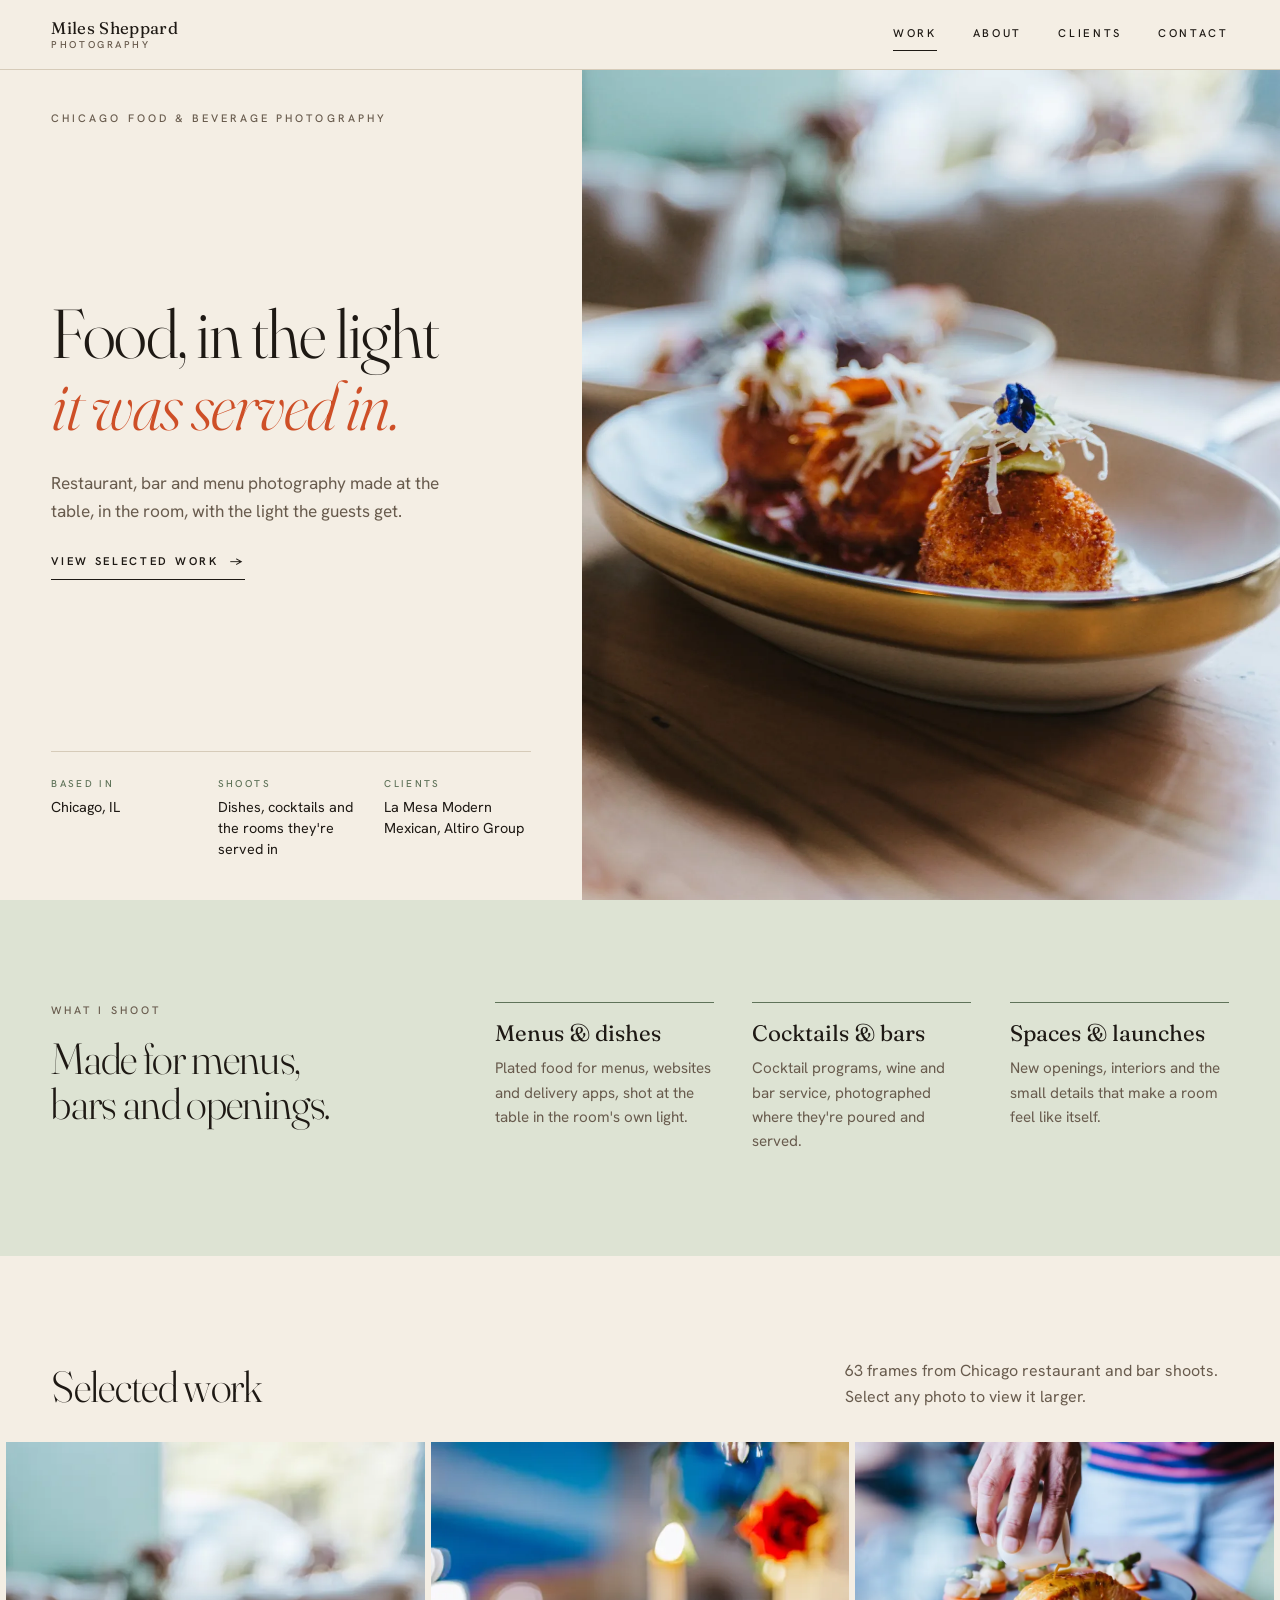
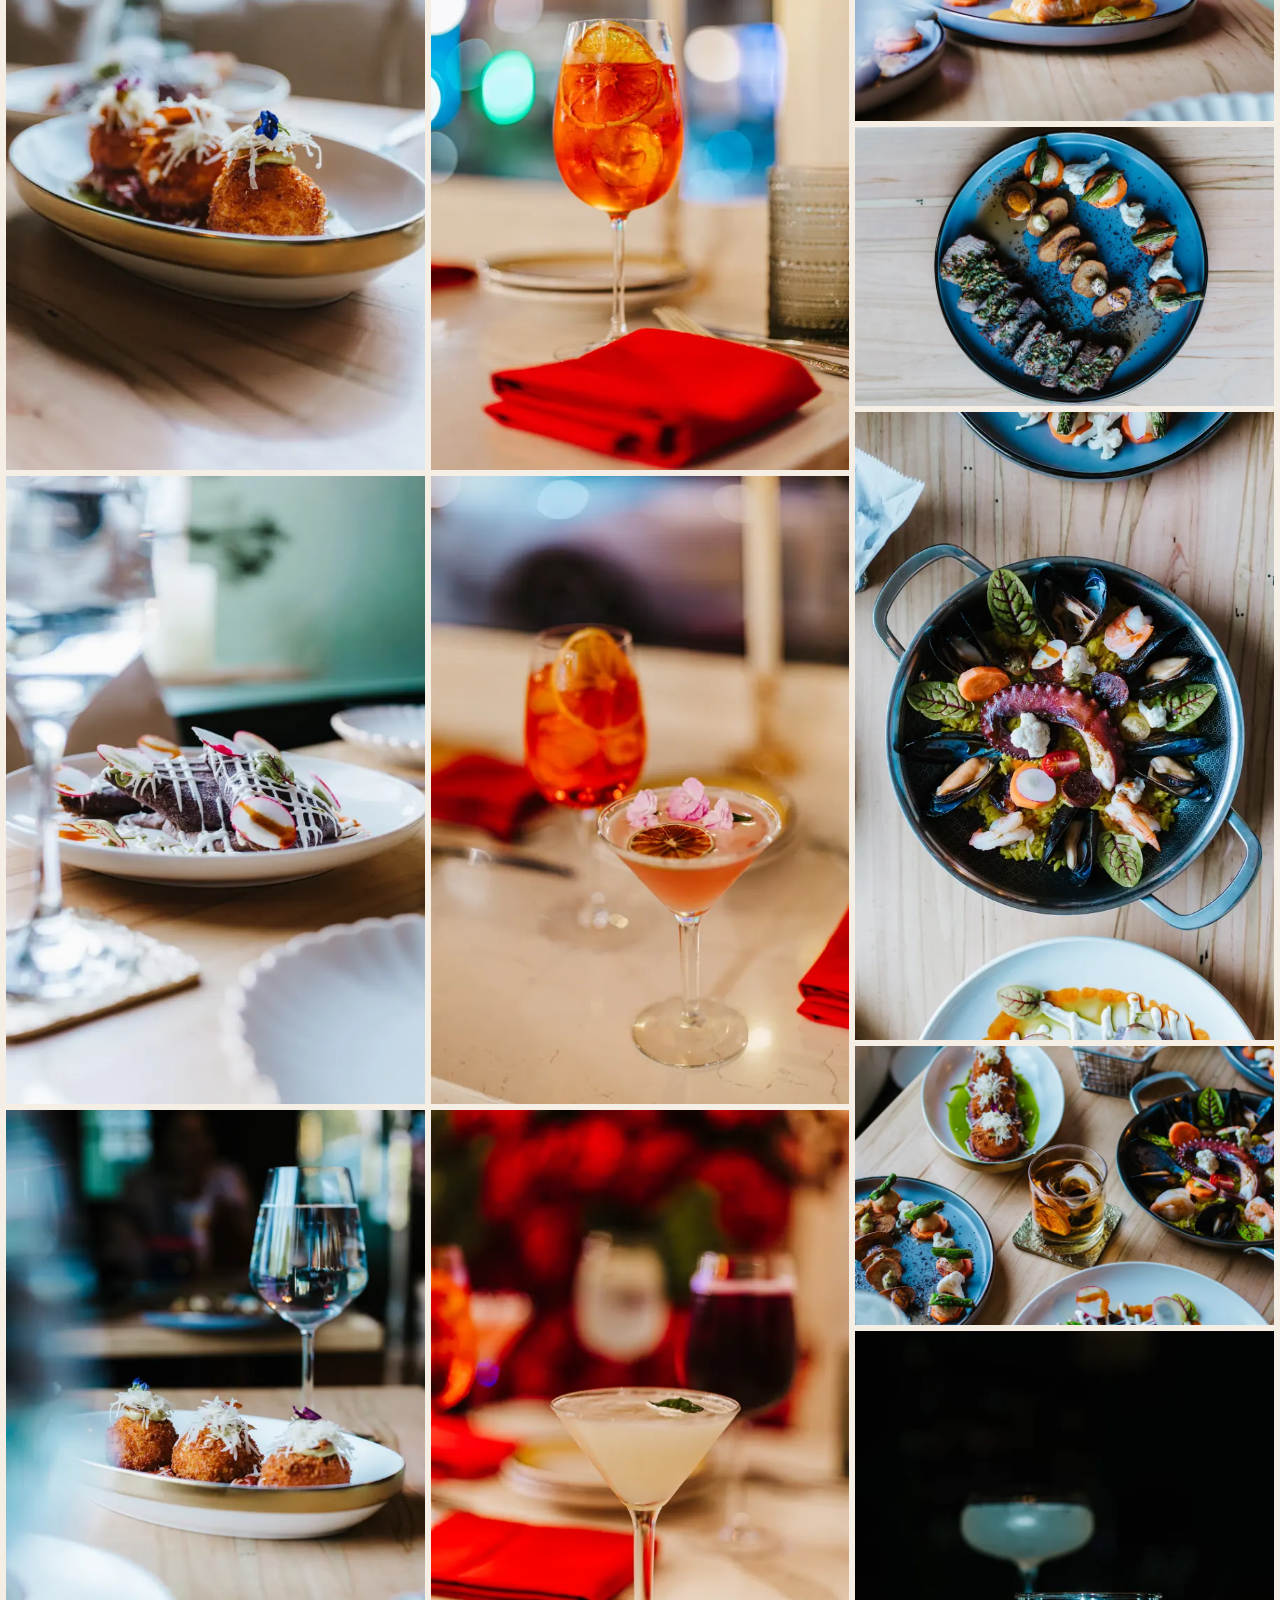
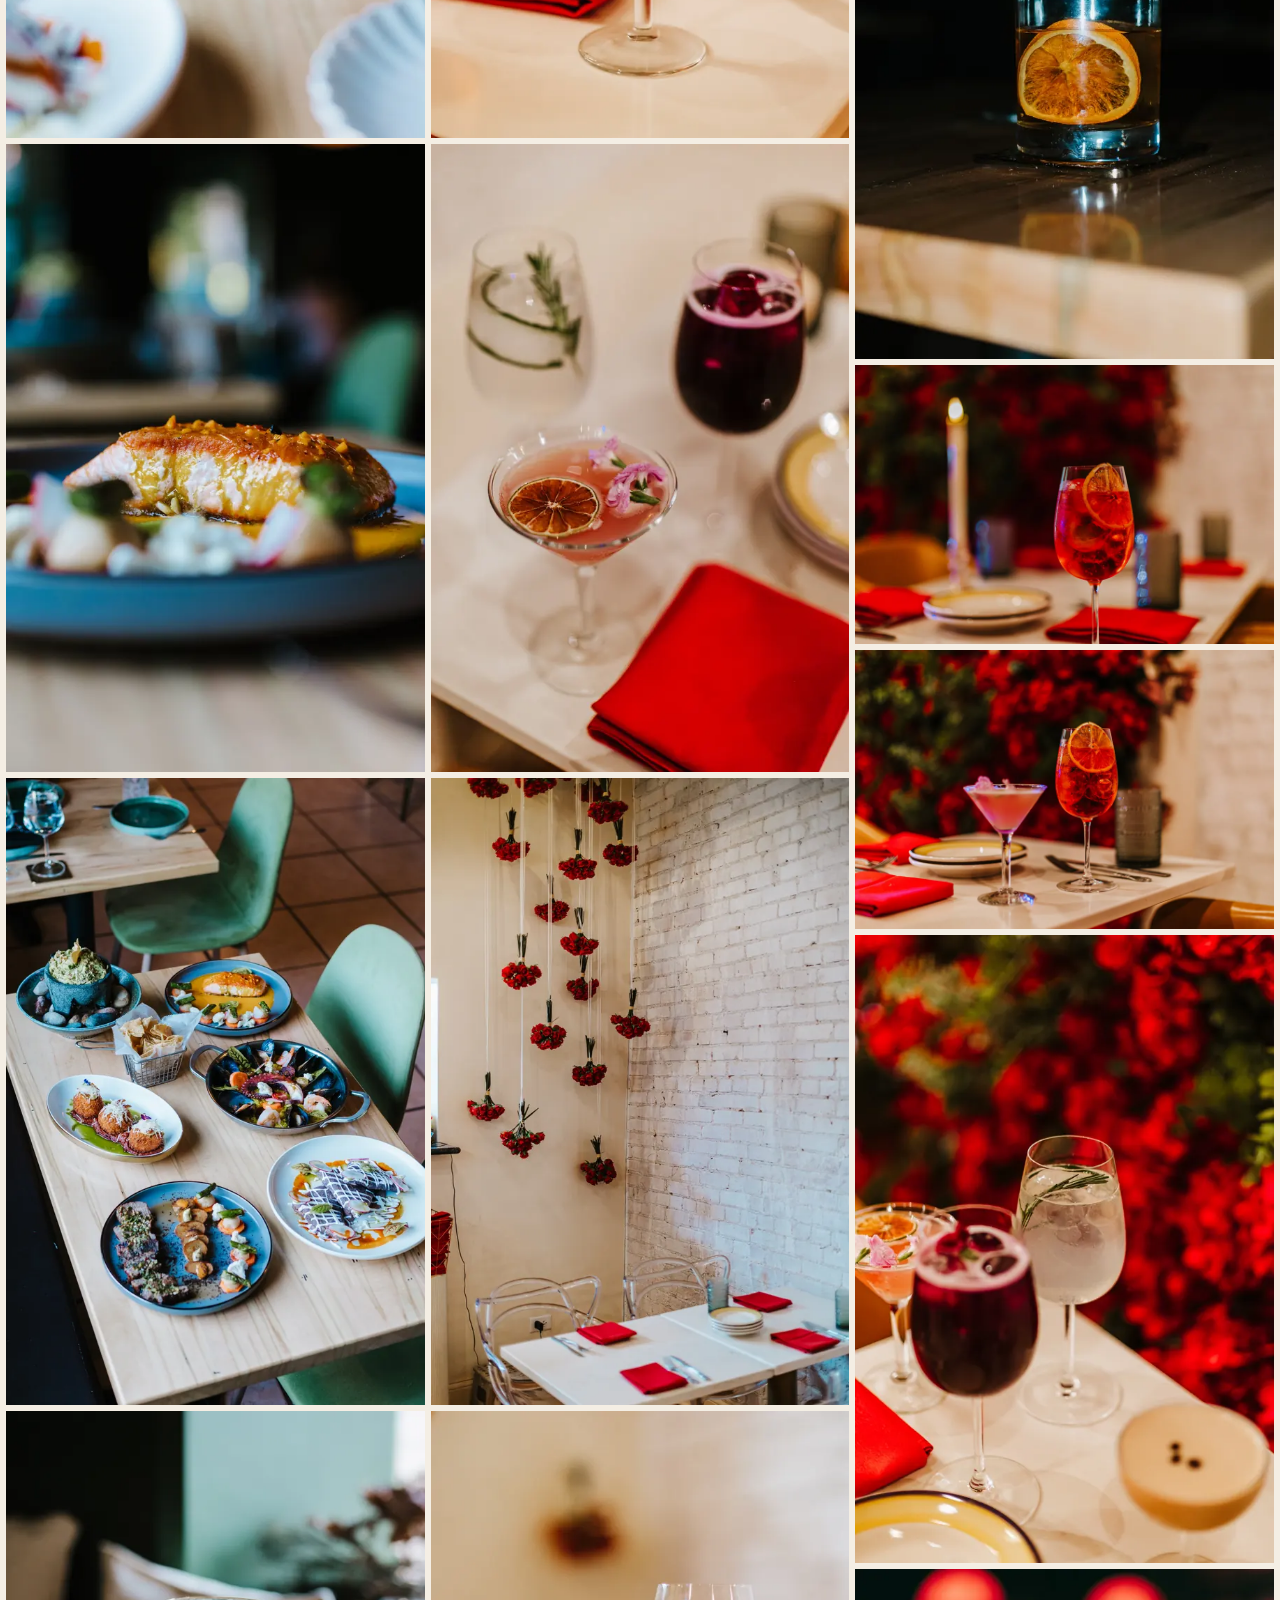
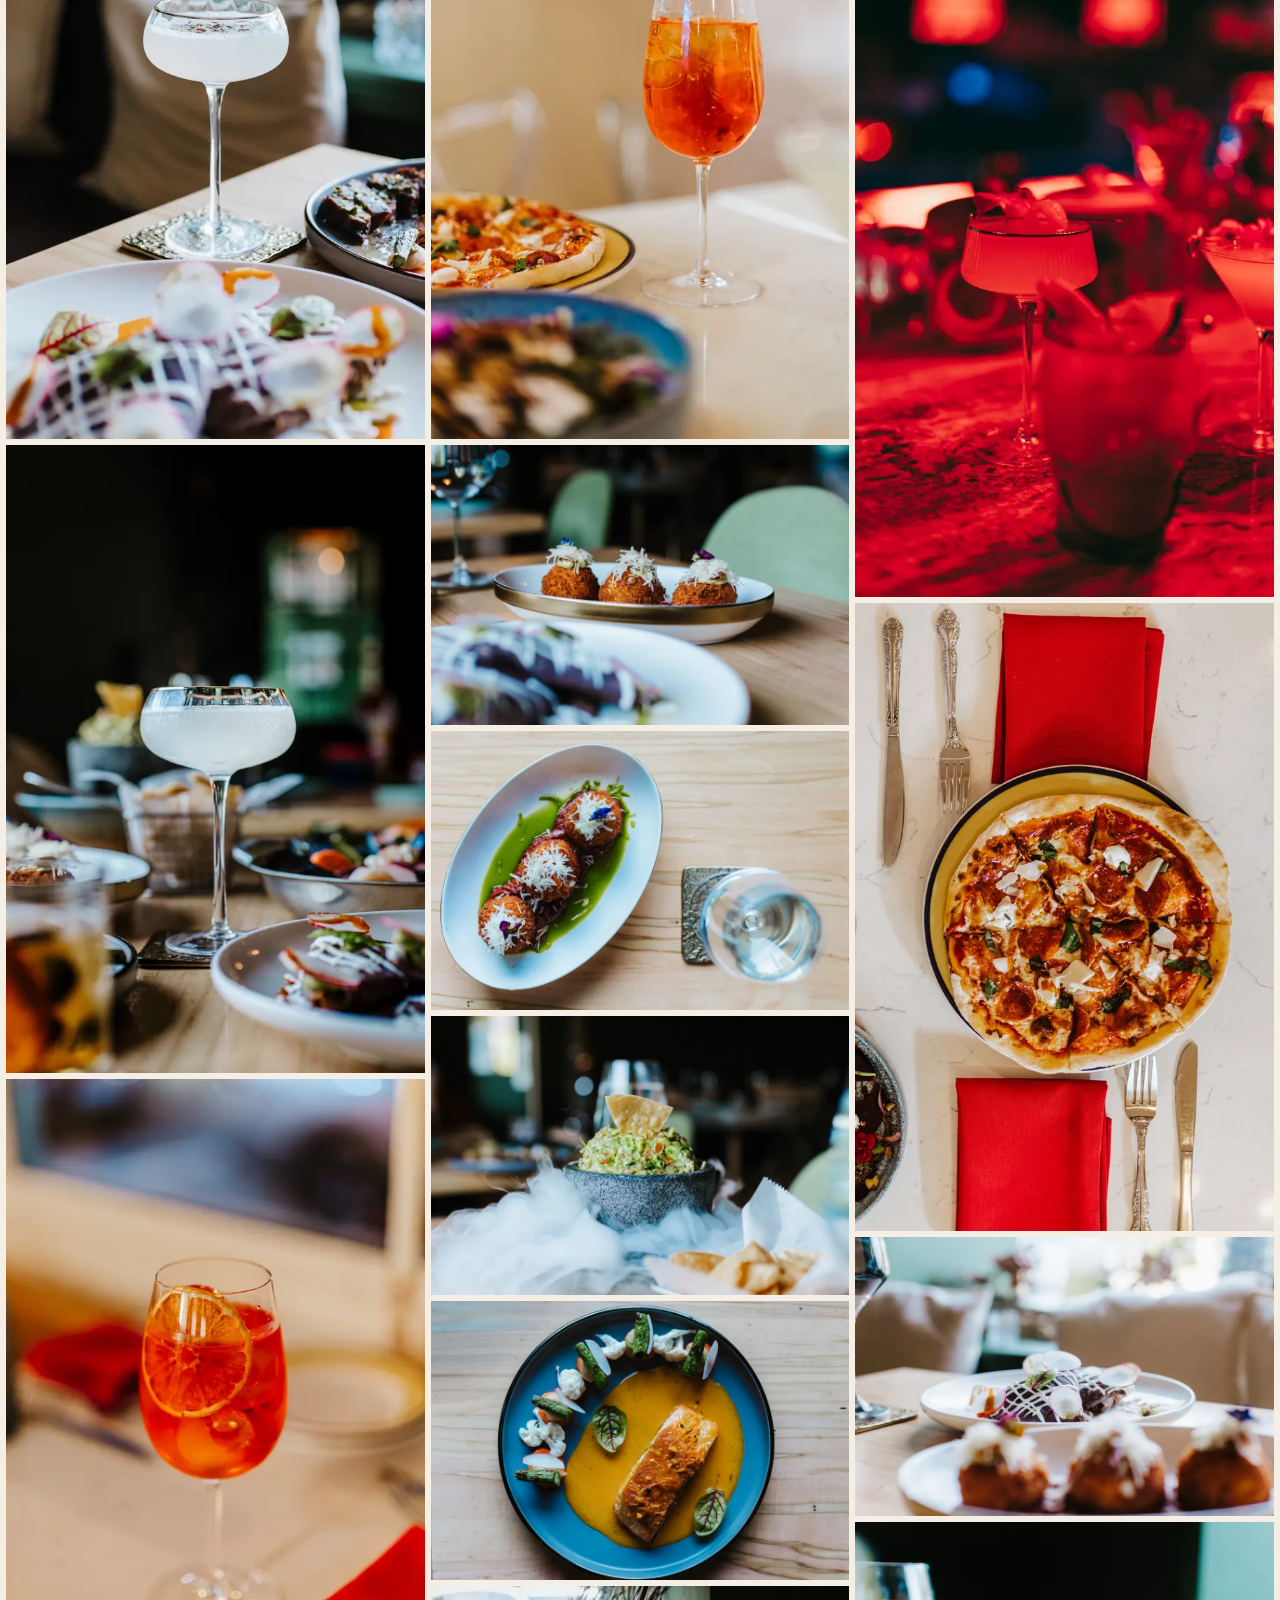
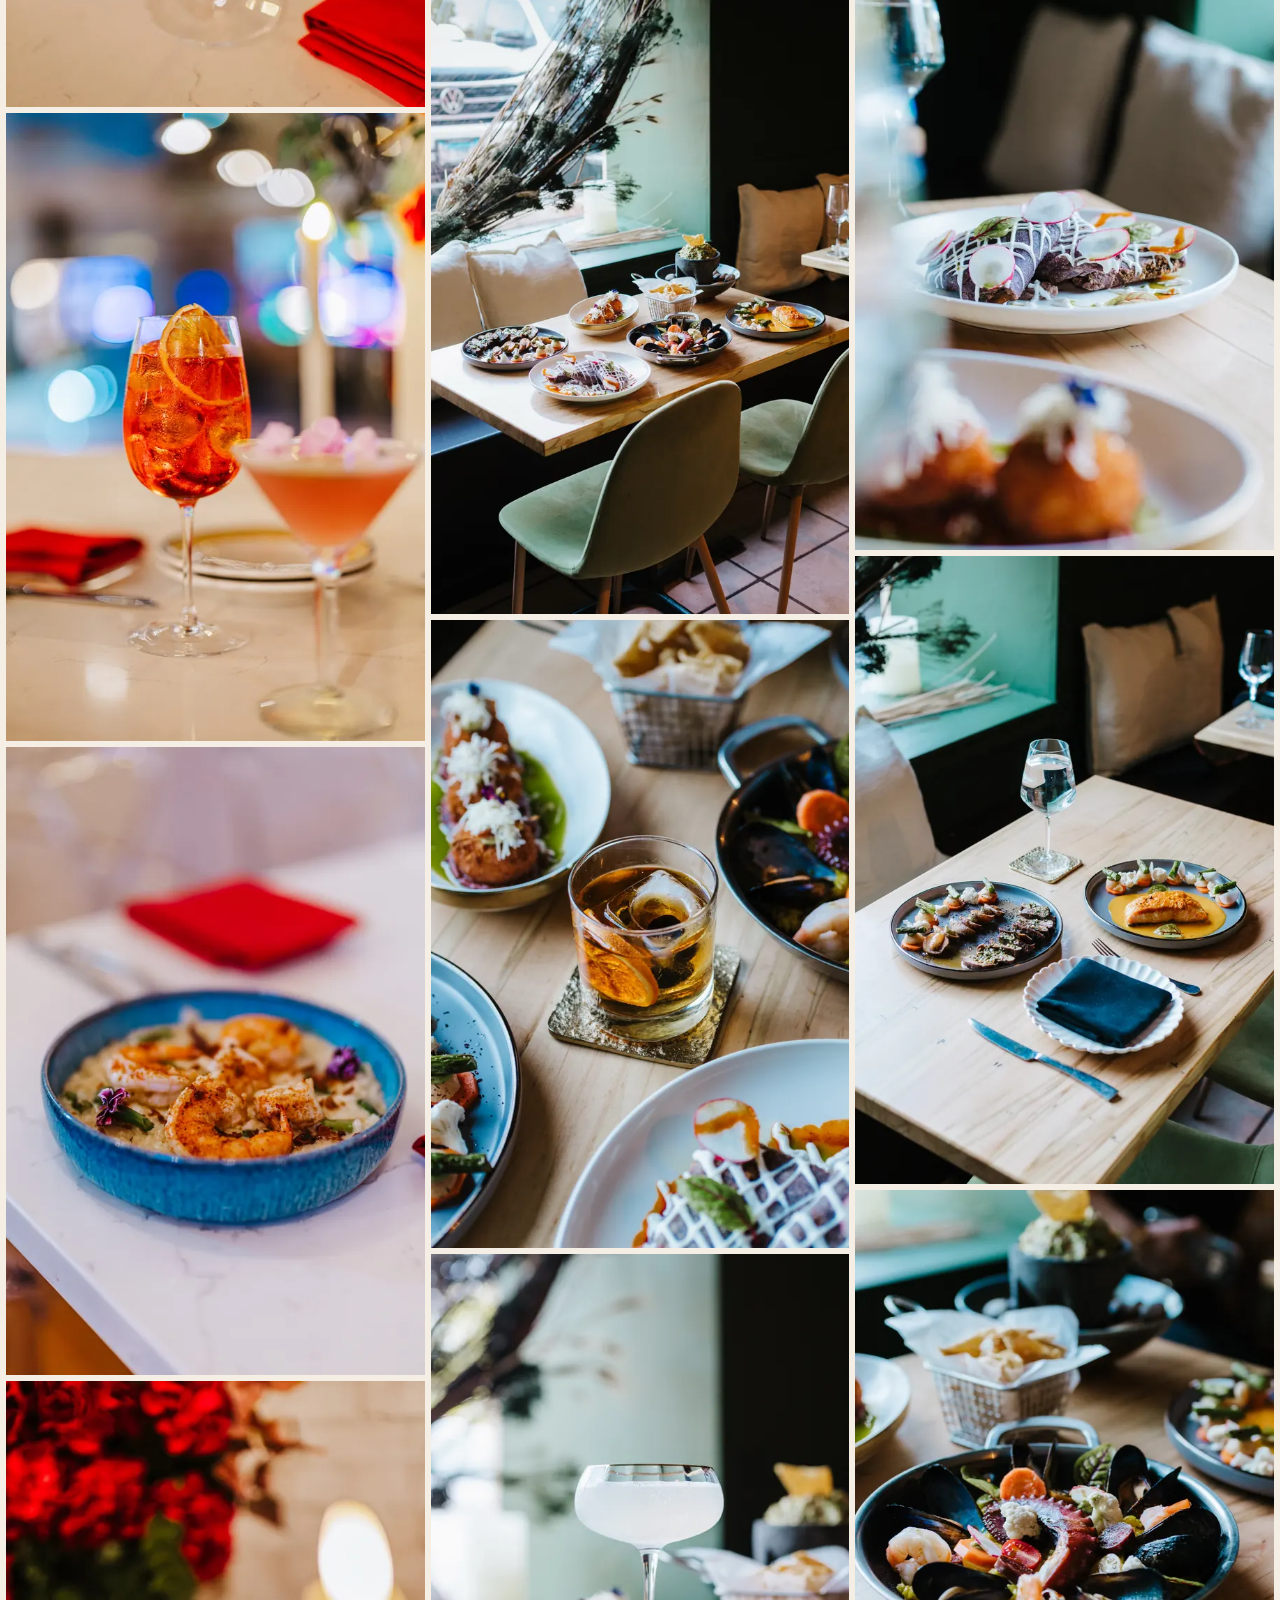
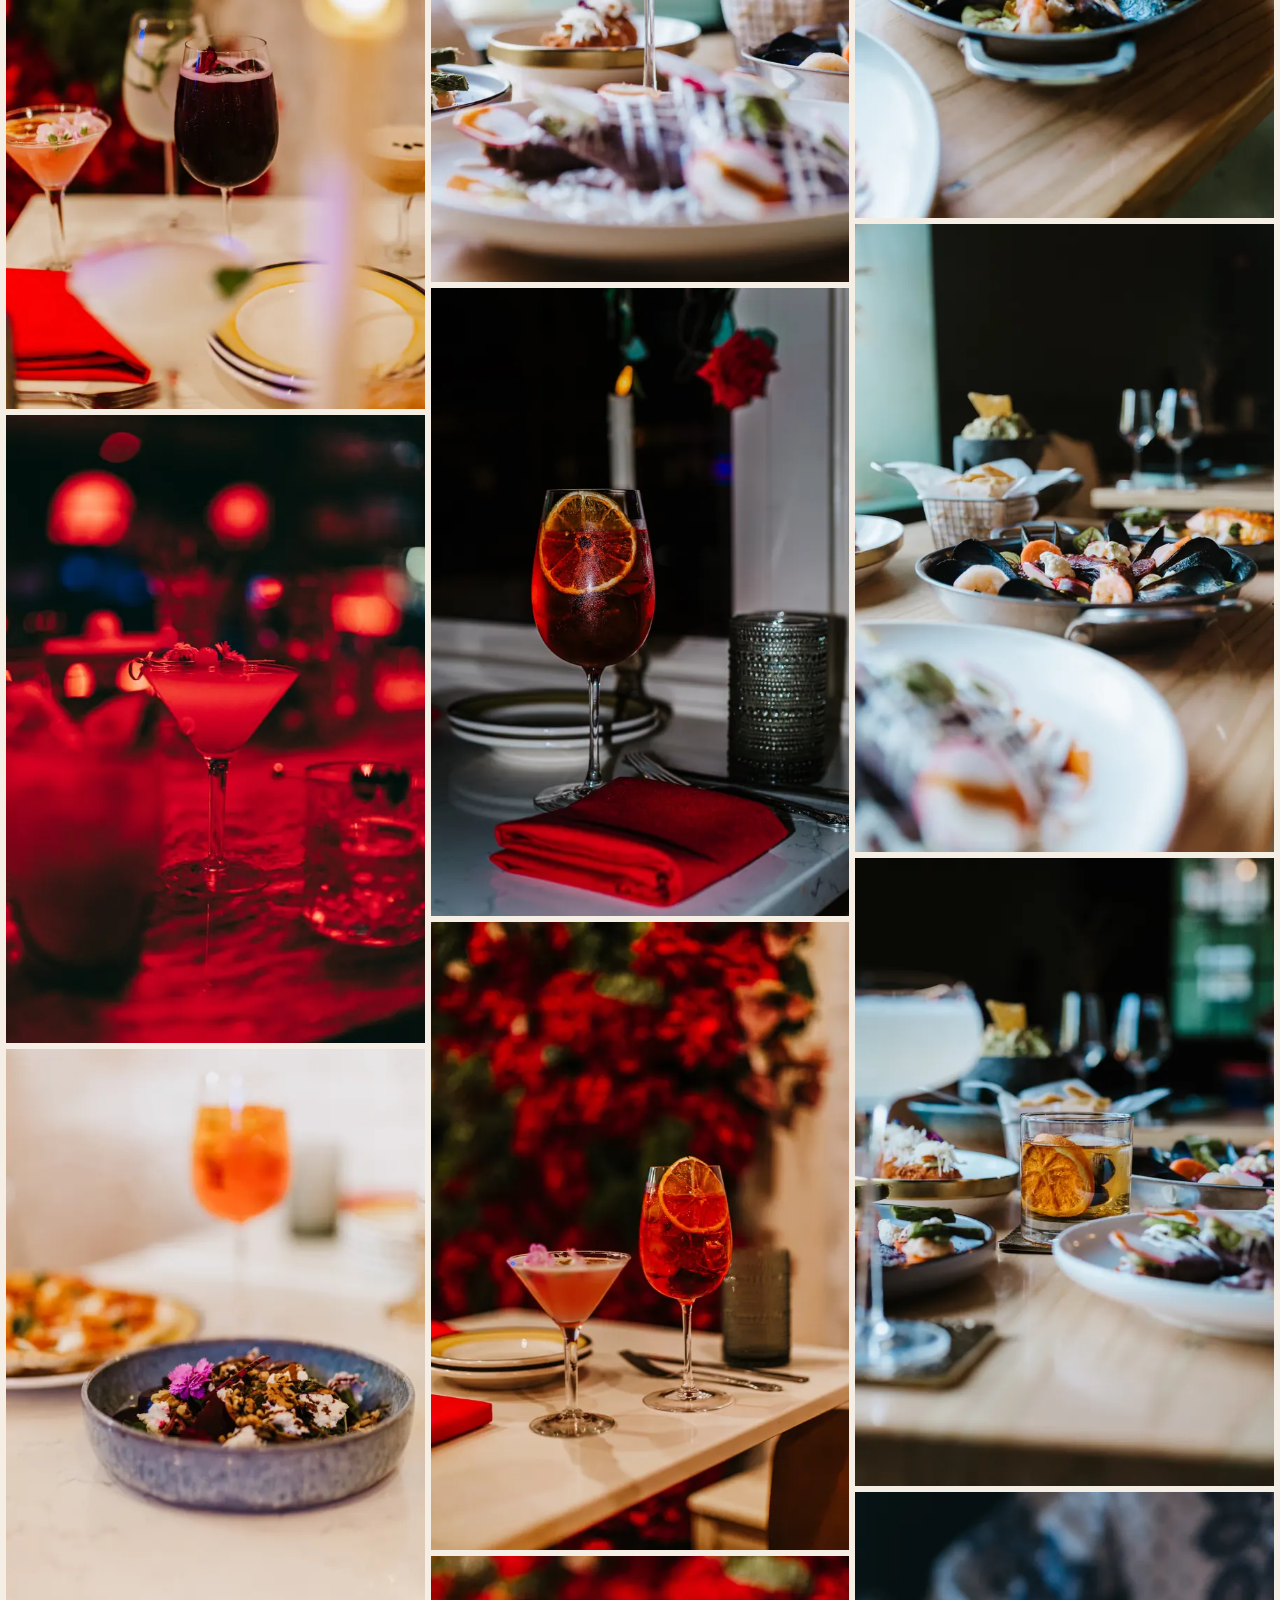
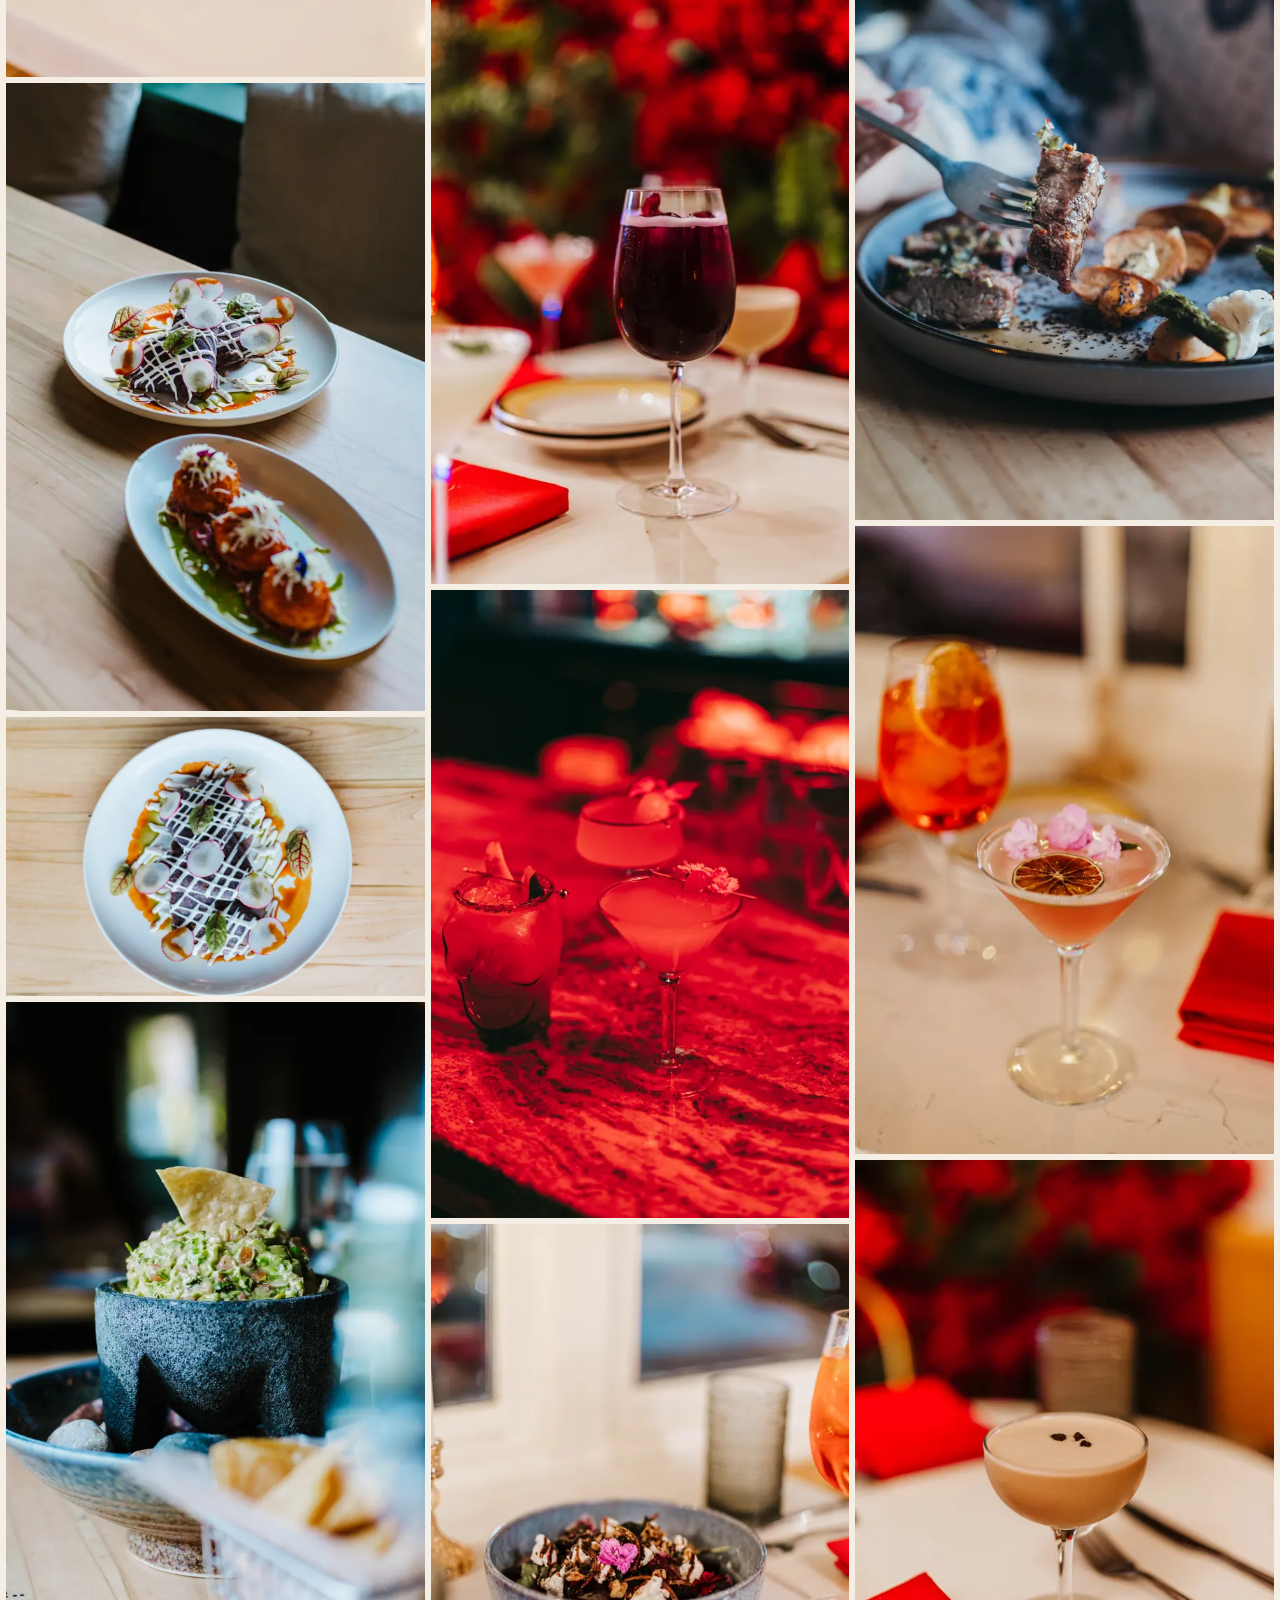
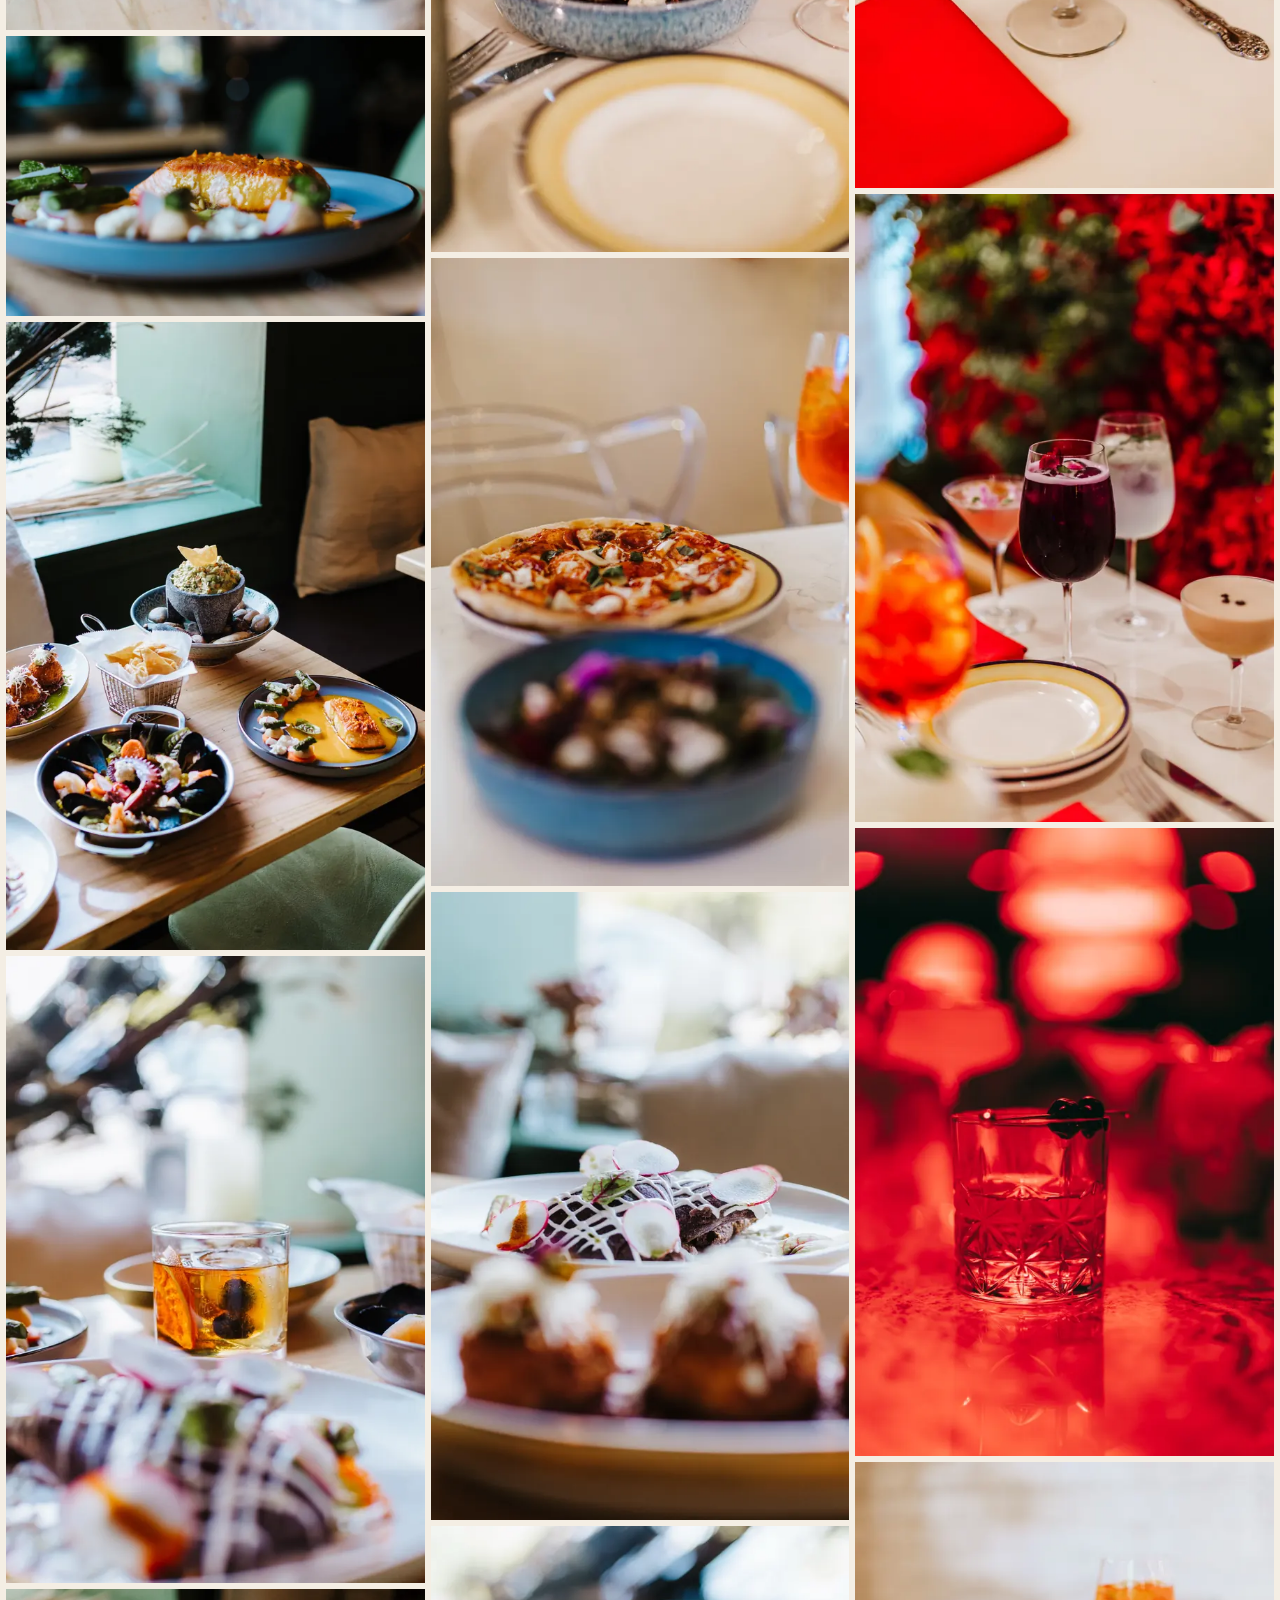
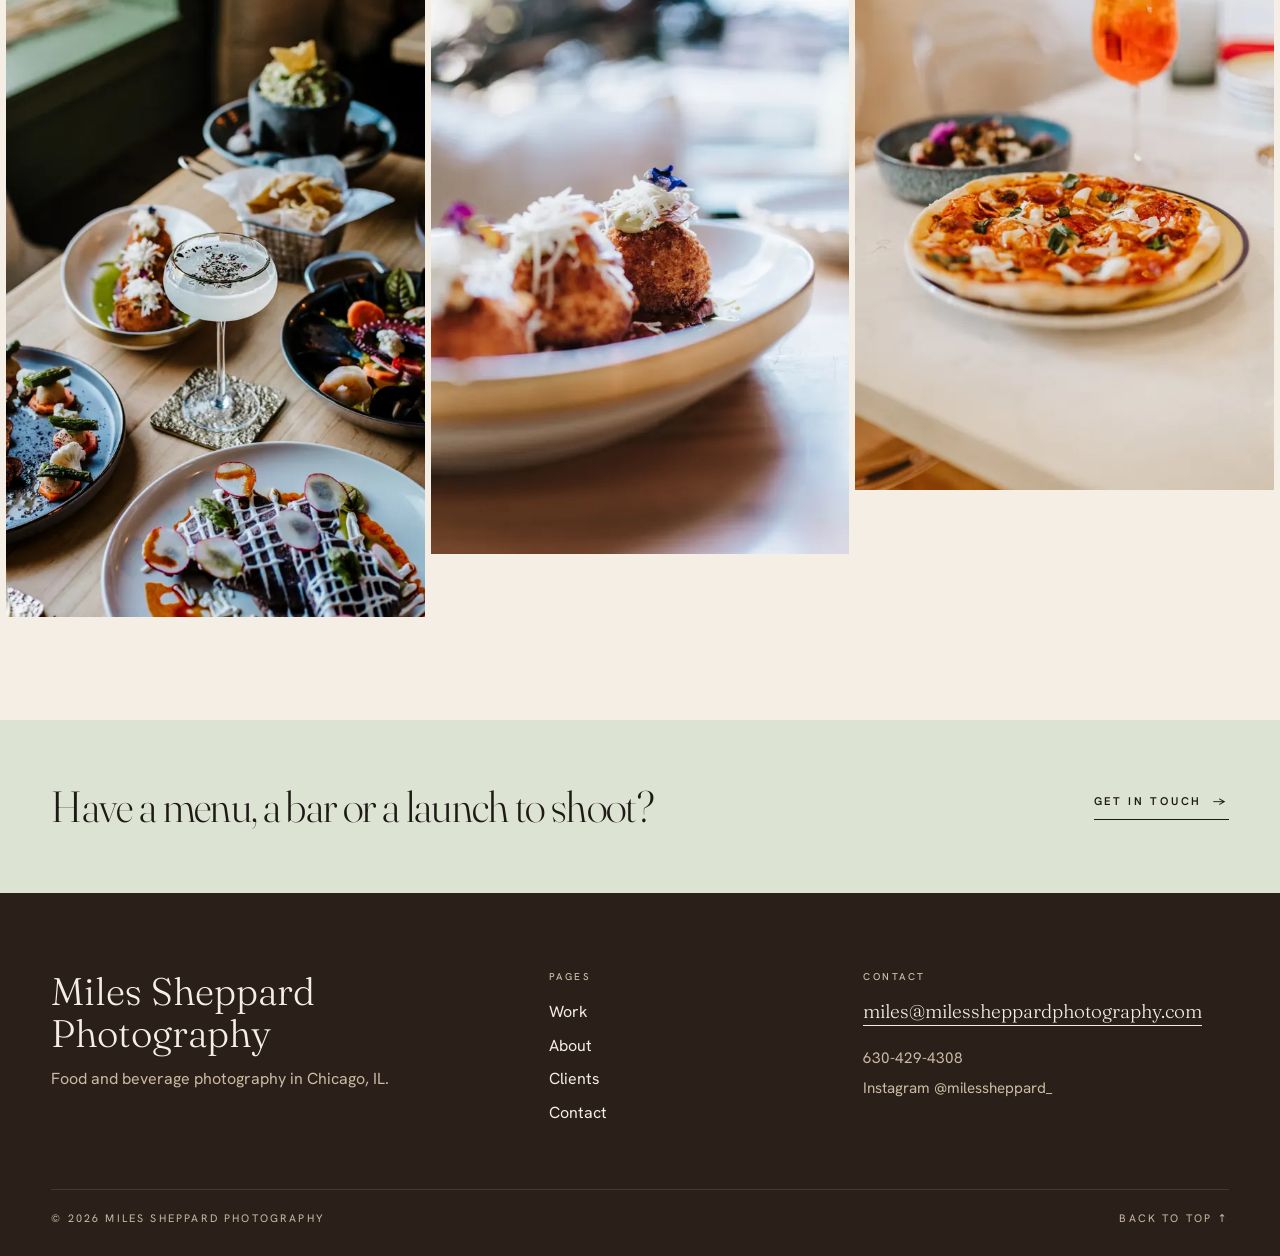
<file: index.html>
<!doctype html>
<html lang="en">
<head>
  <meta charset="utf-8">
  <meta name="viewport" content="width=device-width, initial-scale=1">
  <title>Miles Sheppard Photography | Chicago Food &amp; Beverage Photographer</title>
  <meta name="description" content="Chicago food and beverage photographer Miles Sheppard. Restaurant, bar and menu photography made in natural light.">
  <meta property="og:title" content="Miles Sheppard Photography | Chicago Food &amp; Beverage Photographer">
  <meta property="og:description" content="Chicago food and beverage photographer Miles Sheppard. Restaurant, bar and menu photography made in natural light.">
  <meta property="og:type" content="website">
  <meta property="og:image" content="https://milessheppardphotography.com/thumb/IMG_0031.jpg">
  <meta name="theme-color" content="#f4eee4">
  <link rel="icon" href="data:image/svg+xml,%3Csvg xmlns='http://www.w3.org/2000/svg' viewBox='0 0 64 64'%3E%3Crect width='64' height='64' fill='%23f4eee4'/%3E%3Ctext x='32' y='44' font-family='Georgia,serif' font-size='34' text-anchor='middle' fill='%23ce4f27'%3EMS%3C/text%3E%3C/svg%3E">
  <link rel="preconnect" href="https://fonts.googleapis.com">
  <link rel="preconnect" href="https://fonts.gstatic.com" crossorigin>
  <link href="https://fonts.googleapis.com/css2?family=Fraunces:ital,opsz,wght@0,9..144,300;0,9..144,400;1,9..144,300&family=Hanken+Grotesk:wght@400;500;600&display=swap" rel="stylesheet">
  <link rel="preload" as="image" type="image/webp" href="full/IMG_0031.webp">
  <link rel="stylesheet" href="css/style.css">
  <script>document.documentElement.className += ' js';</script>
</head>
<body>
  <a class="skip" href="#main">Skip to content</a>
  <header class="site-header">
    <a class="wordmark" href="index.html" aria-label="Miles Sheppard Photography, home">Miles Sheppard<small>Photography</small></a>
    <nav class="site-nav" aria-label="Primary"><a href="index.html" aria-current="page">Work</a><a href="about.html">About</a><a href="clients.html">Clients</a><a href="contact.html">Contact</a></nav>
  </header>

  <main id="main">
    <section class="hero">
      <div class="hero-copy">
        <p class="eyebrow">Chicago food &amp; beverage photography</p>
        <div class="hero-main">
          <h1 class="display h-xl">Food, in the light <em>it was served in.</em></h1>
          <p class="lede">Restaurant, bar and menu photography made at the table, in the room, with the light the guests get.</p>
          <a class="cta" href="#work">View selected work <span aria-hidden="true">&rarr;</span></a>
        </div>
        <dl class="hero-meta">
          <div><dt>Based in</dt><dd>Chicago, IL</dd></div>
          <div><dt>Shoots</dt><dd>Dishes, cocktails and the rooms they're served in</dd></div>
          <div><dt>Clients</dt><dd>La Mesa Modern Mexican, Altiro Group</dd></div>
        </dl>
      </div>
      <div class="hero-photo">
        <img src="full/IMG_0031.webp" width="1333" height="2000" alt="Three crispy rice croquettes topped with shaved cheese and edible flowers on a cream plate, on a wooden table" fetchpriority="high">
      </div>
    </section>

    <section class="offer" aria-labelledby="offer-title">
      <div>
        <p class="eyebrow">What I shoot</p>
        <h2 class="display h-md" id="offer-title" style="margin-top:1rem">Made for menus, bars and openings.</h2>
      </div>
      <ul class="offer-list">
        <li><h3>Menus &amp; dishes</h3><p>Plated food for menus, websites and delivery apps, shot at the table in the room's own light.</p></li>
        <li><h3>Cocktails &amp; bars</h3><p>Cocktail programs, wine and bar service, photographed where they're poured and served.</p></li>
        <li><h3>Spaces &amp; launches</h3><p>New openings, interiors and the small details that make a room feel like itself.</p></li>
      </ul>
    </section>

    <section class="work" id="work" aria-labelledby="work-title">
      <div class="section-head">
        <h2 class="display h-md" id="work-title">Selected work</h2>
        <p>63 frames from Chicago restaurant and bar shoots. Select any photo to view it larger.</p>
      </div>
      <div class="grid">
        <a class="tile" href="full/IMG_0031.webp" data-full="full/IMG_0031.webp" aria-label="View photo 1 larger"><img src="thumb/IMG_0031.webp" width="600" height="900" loading="lazy" decoding="async" alt="Food and beverage photograph 1 by Miles Sheppard, Chicago"></a>
        <a class="tile" href="full/IMG_0052.webp" data-full="full/IMG_0052.webp" aria-label="View photo 2 larger"><img src="thumb/IMG_0052.webp" width="600" height="900" loading="lazy" decoding="async" alt="Food and beverage photograph 2 by Miles Sheppard, Chicago"></a>
        <a class="tile" href="full/IMG_0093.webp" data-full="full/IMG_0093.webp" aria-label="View photo 3 larger"><img src="thumb/IMG_0093.webp" width="600" height="900" loading="lazy" decoding="async" alt="Food and beverage photograph 3 by Miles Sheppard, Chicago"></a>
        <a class="tile" href="full/IMG_0261.webp" data-full="full/IMG_0261.webp" aria-label="View photo 4 larger"><img src="thumb/IMG_0261.webp" width="600" height="900" loading="lazy" decoding="async" alt="Food and beverage photograph 4 by Miles Sheppard, Chicago"></a>
        <a class="tile" href="full/IMG_0290.webp" data-full="full/IMG_0290.webp" aria-label="View photo 5 larger"><img src="thumb/IMG_0290.webp" width="600" height="900" loading="lazy" decoding="async" alt="Food and beverage photograph 5 by Miles Sheppard, Chicago"></a>
        <a class="tile" href="full/IMG_0363.webp" data-full="full/IMG_0363.webp" aria-label="View photo 6 larger"><img src="thumb/IMG_0363.webp" width="600" height="900" loading="lazy" decoding="async" alt="Food and beverage photograph 6 by Miles Sheppard, Chicago"></a>
        <a class="tile" href="full/IMG_0391.webp" data-full="full/IMG_0391.webp" aria-label="View photo 7 larger"><img src="thumb/IMG_0391.webp" width="600" height="900" loading="lazy" decoding="async" alt="Food and beverage photograph 7 by Miles Sheppard, Chicago"></a>
        <a class="tile" href="full/IMG_3270.webp" data-full="full/IMG_3270.webp" aria-label="View photo 8 larger"><img src="thumb/IMG_3270.webp" width="600" height="900" loading="lazy" decoding="async" alt="Food and beverage photograph 8 by Miles Sheppard, Chicago"></a>
        <a class="tile" href="full/IMG_3356.webp" data-full="full/IMG_3356.webp" aria-label="View photo 9 larger"><img src="thumb/IMG_3356.webp" width="600" height="900" loading="lazy" decoding="async" alt="Food and beverage photograph 9 by Miles Sheppard, Chicago"></a>
        <a class="tile" href="full/IMG_3491.webp" data-full="full/IMG_3491.webp" aria-label="View photo 10 larger"><img src="thumb/IMG_3491.webp" width="600" height="900" loading="lazy" decoding="async" alt="Food and beverage photograph 10 by Miles Sheppard, Chicago"></a>
        <a class="tile" href="full/IMG_3680.webp" data-full="full/IMG_3680.webp" aria-label="View photo 11 larger"><img src="thumb/IMG_3680.webp" width="600" height="900" loading="lazy" decoding="async" alt="Food and beverage photograph 11 by Miles Sheppard, Chicago"></a>
        <a class="tile" href="full/IMG_4031.webp" data-full="full/IMG_4031.webp" aria-label="View photo 12 larger"><img src="thumb/IMG_4031.webp" width="600" height="900" loading="lazy" decoding="async" alt="Food and beverage photograph 12 by Miles Sheppard, Chicago"></a>
        <a class="tile" href="full/IMG_4186.webp" data-full="full/IMG_4186.webp" aria-label="View photo 13 larger"><img src="thumb/IMG_4186.webp" width="600" height="900" loading="lazy" decoding="async" alt="Food and beverage photograph 13 by Miles Sheppard, Chicago"></a>
        <a class="tile" href="full/IMG_0038.webp" data-full="full/IMG_0038.webp" aria-label="View photo 14 larger"><img src="thumb/IMG_0038.webp" width="600" height="900" loading="lazy" decoding="async" alt="Food and beverage photograph 14 by Miles Sheppard, Chicago"></a>
        <a class="tile" href="full/IMG_0057.webp" data-full="full/IMG_0057.webp" aria-label="View photo 15 larger"><img src="thumb/IMG_0057.webp" width="900" height="600" loading="lazy" decoding="async" alt="Food and beverage photograph 15 by Miles Sheppard, Chicago"></a>
        <a class="tile" href="full/IMG_0116.webp" data-full="full/IMG_0116.webp" aria-label="View photo 16 larger"><img src="thumb/IMG_0116.webp" width="600" height="900" loading="lazy" decoding="async" alt="Food and beverage photograph 16 by Miles Sheppard, Chicago"></a>
        <a class="tile" href="full/IMG_0266.webp" data-full="full/IMG_0266.webp" aria-label="View photo 17 larger"><img src="thumb/IMG_0266.webp" width="900" height="600" loading="lazy" decoding="async" alt="Food and beverage photograph 17 by Miles Sheppard, Chicago"></a>
        <a class="tile" href="full/IMG_0293.webp" data-full="full/IMG_0293.webp" aria-label="View photo 18 larger"><img src="thumb/IMG_0293.webp" width="600" height="900" loading="lazy" decoding="async" alt="Food and beverage photograph 18 by Miles Sheppard, Chicago"></a>
        <a class="tile" href="full/IMG_0375.webp" data-full="full/IMG_0375.webp" aria-label="View photo 19 larger"><img src="thumb/IMG_0375.webp" width="600" height="900" loading="lazy" decoding="async" alt="Food and beverage photograph 19 by Miles Sheppard, Chicago"></a>
        <a class="tile" href="full/IMG_0397.webp" data-full="full/IMG_0397.webp" aria-label="View photo 20 larger"><img src="thumb/IMG_0397.webp" width="600" height="900" loading="lazy" decoding="async" alt="Food and beverage photograph 20 by Miles Sheppard, Chicago"></a>
        <a class="tile" href="full/IMG_3281.webp" data-full="full/IMG_3281.webp" aria-label="View photo 21 larger"><img src="thumb/IMG_3281.webp" width="600" height="900" loading="lazy" decoding="async" alt="Food and beverage photograph 21 by Miles Sheppard, Chicago"></a>
        <a class="tile" href="full/IMG_3376.webp" data-full="full/IMG_3376.webp" aria-label="View photo 22 larger"><img src="thumb/IMG_3376.webp" width="600" height="900" loading="lazy" decoding="async" alt="Food and beverage photograph 22 by Miles Sheppard, Chicago"></a>
        <a class="tile" href="full/IMG_3516.webp" data-full="full/IMG_3516.webp" aria-label="View photo 23 larger"><img src="thumb/IMG_3516.webp" width="600" height="900" loading="lazy" decoding="async" alt="Food and beverage photograph 23 by Miles Sheppard, Chicago"></a>
        <a class="tile" href="full/IMG_3692.webp" data-full="full/IMG_3692.webp" aria-label="View photo 24 larger"><img src="thumb/IMG_3692.webp" width="600" height="900" loading="lazy" decoding="async" alt="Food and beverage photograph 24 by Miles Sheppard, Chicago"></a>
        <a class="tile" href="full/IMG_4041.webp" data-full="full/IMG_4041.webp" aria-label="View photo 25 larger"><img src="thumb/IMG_4041.webp" width="600" height="900" loading="lazy" decoding="async" alt="Food and beverage photograph 25 by Miles Sheppard, Chicago"></a>
        <a class="tile" href="full/IMG_4208.webp" data-full="full/IMG_4208.webp" aria-label="View photo 26 larger"><img src="thumb/IMG_4208.webp" width="600" height="900" loading="lazy" decoding="async" alt="Food and beverage photograph 26 by Miles Sheppard, Chicago"></a>
        <a class="tile" href="full/IMG_0043.webp" data-full="full/IMG_0043.webp" aria-label="View photo 27 larger"><img src="thumb/IMG_0043.webp" width="900" height="600" loading="lazy" decoding="async" alt="Food and beverage photograph 27 by Miles Sheppard, Chicago"></a>
        <a class="tile" href="full/IMG_0063.webp" data-full="full/IMG_0063.webp" aria-label="View photo 28 larger"><img src="thumb/IMG_0063.webp" width="900" height="600" loading="lazy" decoding="async" alt="Food and beverage photograph 28 by Miles Sheppard, Chicago"></a>
        <a class="tile" href="full/IMG_0178.webp" data-full="full/IMG_0178.webp" aria-label="View photo 29 larger"><img src="thumb/IMG_0178.webp" width="900" height="600" loading="lazy" decoding="async" alt="Food and beverage photograph 29 by Miles Sheppard, Chicago"></a>
        <a class="tile" href="full/IMG_0270.webp" data-full="full/IMG_0270.webp" aria-label="View photo 30 larger"><img src="thumb/IMG_0270.webp" width="900" height="600" loading="lazy" decoding="async" alt="Food and beverage photograph 30 by Miles Sheppard, Chicago"></a>
        <a class="tile" href="full/IMG_0305.webp" data-full="full/IMG_0305.webp" aria-label="View photo 31 larger"><img src="thumb/IMG_0305.webp" width="600" height="900" loading="lazy" decoding="async" alt="Food and beverage photograph 31 by Miles Sheppard, Chicago"></a>
        <a class="tile" href="full/IMG_0381.webp" data-full="full/IMG_0381.webp" aria-label="View photo 32 larger"><img src="thumb/IMG_0381.webp" width="600" height="900" loading="lazy" decoding="async" alt="Food and beverage photograph 32 by Miles Sheppard, Chicago"></a>
        <a class="tile" href="full/IMG_0403.webp" data-full="full/IMG_0403.webp" aria-label="View photo 33 larger"><img src="thumb/IMG_0403.webp" width="600" height="900" loading="lazy" decoding="async" alt="Food and beverage photograph 33 by Miles Sheppard, Chicago"></a>
        <a class="tile" href="full/IMG_3294.webp" data-full="full/IMG_3294.webp" aria-label="View photo 34 larger"><img src="thumb/IMG_3294.webp" width="600" height="900" loading="lazy" decoding="async" alt="Food and beverage photograph 34 by Miles Sheppard, Chicago"></a>
        <a class="tile" href="full/IMG_3408.webp" data-full="full/IMG_3408.webp" aria-label="View photo 35 larger"><img src="thumb/IMG_3408.webp" width="600" height="900" loading="lazy" decoding="async" alt="Food and beverage photograph 35 by Miles Sheppard, Chicago"></a>
        <a class="tile" href="full/IMG_3526.webp" data-full="full/IMG_3526.webp" aria-label="View photo 36 larger"><img src="thumb/IMG_3526.webp" width="600" height="900" loading="lazy" decoding="async" alt="Food and beverage photograph 36 by Miles Sheppard, Chicago"></a>
        <a class="tile" href="full/IMG_3966.webp" data-full="full/IMG_3966.webp" aria-label="View photo 37 larger"><img src="thumb/IMG_3966.webp" width="600" height="900" loading="lazy" decoding="async" alt="Food and beverage photograph 37 by Miles Sheppard, Chicago"></a>
        <a class="tile" href="full/IMG_4104.webp" data-full="full/IMG_4104.webp" aria-label="View photo 38 larger"><img src="thumb/IMG_4104.webp" width="600" height="900" loading="lazy" decoding="async" alt="Food and beverage photograph 38 by Miles Sheppard, Chicago"></a>
        <a class="tile" href="full/IMG_4215.webp" data-full="full/IMG_4215.webp" aria-label="View photo 39 larger"><img src="thumb/IMG_4215.webp" width="600" height="900" loading="lazy" decoding="async" alt="Food and beverage photograph 39 by Miles Sheppard, Chicago"></a>
        <a class="tile" href="full/IMG_0047.webp" data-full="full/IMG_0047.webp" aria-label="View photo 40 larger"><img src="thumb/IMG_0047.webp" width="600" height="900" loading="lazy" decoding="async" alt="Food and beverage photograph 40 by Miles Sheppard, Chicago"></a>
        <a class="tile" href="full/IMG_0076.webp" data-full="full/IMG_0076.webp" aria-label="View photo 41 larger"><img src="thumb/IMG_0076.webp" width="600" height="900" loading="lazy" decoding="async" alt="Food and beverage photograph 41 by Miles Sheppard, Chicago"></a>
        <a class="tile" href="full/IMG_0220.webp" data-full="full/IMG_0220.webp" aria-label="View photo 42 larger"><img src="thumb/IMG_0220.webp" width="900" height="600" loading="lazy" decoding="async" alt="Food and beverage photograph 42 by Miles Sheppard, Chicago"></a>
        <a class="tile" href="full/IMG_0273.webp" data-full="full/IMG_0273.webp" aria-label="View photo 43 larger"><img src="thumb/IMG_0273.webp" width="900" height="600" loading="lazy" decoding="async" alt="Food and beverage photograph 43 by Miles Sheppard, Chicago"></a>
        <a class="tile" href="full/IMG_0308.webp" data-full="full/IMG_0308.webp" aria-label="View photo 44 larger"><img src="thumb/IMG_0308.webp" width="600" height="900" loading="lazy" decoding="async" alt="Food and beverage photograph 44 by Miles Sheppard, Chicago"></a>
        <a class="tile" href="full/IMG_0382.webp" data-full="full/IMG_0382.webp" aria-label="View photo 45 larger"><img src="thumb/IMG_0382.webp" width="900" height="600" loading="lazy" decoding="async" alt="Food and beverage photograph 45 by Miles Sheppard, Chicago"></a>
        <a class="tile" href="full/IMG_0424.webp" data-full="full/IMG_0424.webp" aria-label="View photo 46 larger"><img src="thumb/IMG_0424.webp" width="600" height="900" loading="lazy" decoding="async" alt="Food and beverage photograph 46 by Miles Sheppard, Chicago"></a>
        <a class="tile" href="full/IMG_3306.webp" data-full="full/IMG_3306.webp" aria-label="View photo 47 larger"><img src="thumb/IMG_3306.webp" width="900" height="600" loading="lazy" decoding="async" alt="Food and beverage photograph 47 by Miles Sheppard, Chicago"></a>
        <a class="tile" href="full/IMG_3418.webp" data-full="full/IMG_3418.webp" aria-label="View photo 48 larger"><img src="thumb/IMG_3418.webp" width="900" height="600" loading="lazy" decoding="async" alt="Food and beverage photograph 48 by Miles Sheppard, Chicago"></a>
        <a class="tile" href="full/IMG_3543.webp" data-full="full/IMG_3543.webp" aria-label="View photo 49 larger"><img src="thumb/IMG_3543.webp" width="600" height="900" loading="lazy" decoding="async" alt="Food and beverage photograph 49 by Miles Sheppard, Chicago"></a>
        <a class="tile" href="full/IMG_3982.webp" data-full="full/IMG_3982.webp" aria-label="View photo 50 larger"><img src="thumb/IMG_3982.webp" width="600" height="900" loading="lazy" decoding="async" alt="Food and beverage photograph 50 by Miles Sheppard, Chicago"></a>
        <a class="tile" href="full/IMG_4154.webp" data-full="full/IMG_4154.webp" aria-label="View photo 51 larger"><img src="thumb/IMG_4154.webp" width="600" height="900" loading="lazy" decoding="async" alt="Food and beverage photograph 51 by Miles Sheppard, Chicago"></a>
        <a class="tile" href="full/IMG_0050.webp" data-full="full/IMG_0050.webp" aria-label="View photo 52 larger"><img src="thumb/IMG_0050.webp" width="900" height="600" loading="lazy" decoding="async" alt="Food and beverage photograph 52 by Miles Sheppard, Chicago"></a>
        <a class="tile" href="full/IMG_0082.webp" data-full="full/IMG_0082.webp" aria-label="View photo 53 larger"><img src="thumb/IMG_0082.webp" width="600" height="900" loading="lazy" decoding="async" alt="Food and beverage photograph 53 by Miles Sheppard, Chicago"></a>
        <a class="tile" href="full/IMG_0242.webp" data-full="full/IMG_0242.webp" aria-label="View photo 54 larger"><img src="thumb/IMG_0242.webp" width="600" height="900" loading="lazy" decoding="async" alt="Food and beverage photograph 54 by Miles Sheppard, Chicago"></a>
        <a class="tile" href="full/IMG_0275.webp" data-full="full/IMG_0275.webp" aria-label="View photo 55 larger"><img src="thumb/IMG_0275.webp" width="600" height="900" loading="lazy" decoding="async" alt="Food and beverage photograph 55 by Miles Sheppard, Chicago"></a>
        <a class="tile" href="full/IMG_0343.webp" data-full="full/IMG_0343.webp" aria-label="View photo 56 larger"><img src="thumb/IMG_0343.webp" width="600" height="900" loading="lazy" decoding="async" alt="Food and beverage photograph 56 by Miles Sheppard, Chicago"></a>
        <a class="tile" href="full/IMG_0390.webp" data-full="full/IMG_0390.webp" aria-label="View photo 57 larger"><img src="thumb/IMG_0390.webp" width="600" height="900" loading="lazy" decoding="async" alt="Food and beverage photograph 57 by Miles Sheppard, Chicago"></a>
        <a class="tile" href="full/IMG_0457.webp" data-full="full/IMG_0457.webp" aria-label="View photo 58 larger"><img src="thumb/IMG_0457.webp" width="600" height="900" loading="lazy" decoding="async" alt="Food and beverage photograph 58 by Miles Sheppard, Chicago"></a>
        <a class="tile" href="full/IMG_3342.webp" data-full="full/IMG_3342.webp" aria-label="View photo 59 larger"><img src="thumb/IMG_3342.webp" width="600" height="900" loading="lazy" decoding="async" alt="Food and beverage photograph 59 by Miles Sheppard, Chicago"></a>
        <a class="tile" href="full/IMG_3439.webp" data-full="full/IMG_3439.webp" aria-label="View photo 60 larger"><img src="thumb/IMG_3439.webp" width="600" height="900" loading="lazy" decoding="async" alt="Food and beverage photograph 60 by Miles Sheppard, Chicago"></a>
        <a class="tile" href="full/IMG_3551.webp" data-full="full/IMG_3551.webp" aria-label="View photo 61 larger"><img src="thumb/IMG_3551.webp" width="600" height="900" loading="lazy" decoding="async" alt="Food and beverage photograph 61 by Miles Sheppard, Chicago"></a>
        <a class="tile" href="full/IMG_4014.webp" data-full="full/IMG_4014.webp" aria-label="View photo 62 larger"><img src="thumb/IMG_4014.webp" width="600" height="900" loading="lazy" decoding="async" alt="Food and beverage photograph 62 by Miles Sheppard, Chicago"></a>
        <a class="tile" href="full/IMG_4168.webp" data-full="full/IMG_4168.webp" aria-label="View photo 63 larger"><img src="thumb/IMG_4168.webp" width="600" height="900" loading="lazy" decoding="async" alt="Food and beverage photograph 63 by Miles Sheppard, Chicago"></a>
      </div>
    </section>

    <section class="closer">
      <p class="display h-md">Have a menu, a bar or a launch to shoot?</p>
      <a class="cta" href="contact.html">Get in touch <span aria-hidden="true">&rarr;</span></a>
    </section>
  </main>

  <footer class="site-footer">
    <div class="footer-grid">
      <div>
        <h2>Miles Sheppard Photography</h2>
        <p style="margin-top:.75rem">Food and beverage photography in Chicago, IL.</p>
      </div>
      <div>
        <h3>Pages</h3>
        <nav aria-label="Footer"><a href="index.html">Work</a><a href="about.html">About</a><a href="clients.html">Clients</a><a href="contact.html">Contact</a></nav>
      </div>
      <div>
        <h3>Contact</h3>
        <a class="footer-mail" href="mailto:miles@milessheppardphotography.com">miles@milessheppardphotography.com</a>
        <div class="footer-links">
          <a href="tel:+16304294308">630-429-4308</a>
          <a href="https://www.instagram.com/milessheppard_/" target="_blank" rel="noopener">Instagram @milessheppard_</a>
        </div>
      </div>
    </div>
    <div class="footer-base">
      <span>&copy; 2026 Miles Sheppard Photography</span>
      <a href="#">Back to top &uarr;</a>
    </div>
  </footer>

  <dialog class="lb" id="lightbox" aria-label="Photo viewer">
    <img class="lb-img" alt="">
    <button class="lb-close" type="button">Close</button>
    <button class="lb-prev" type="button" aria-label="Previous photo">&larr;</button>
    <button class="lb-next" type="button" aria-label="Next photo">&rarr;</button>
    <span class="lb-count" aria-live="polite"></span>
  </dialog>

  <script src="js/main.js"></script>
</body>
</html>
</file>
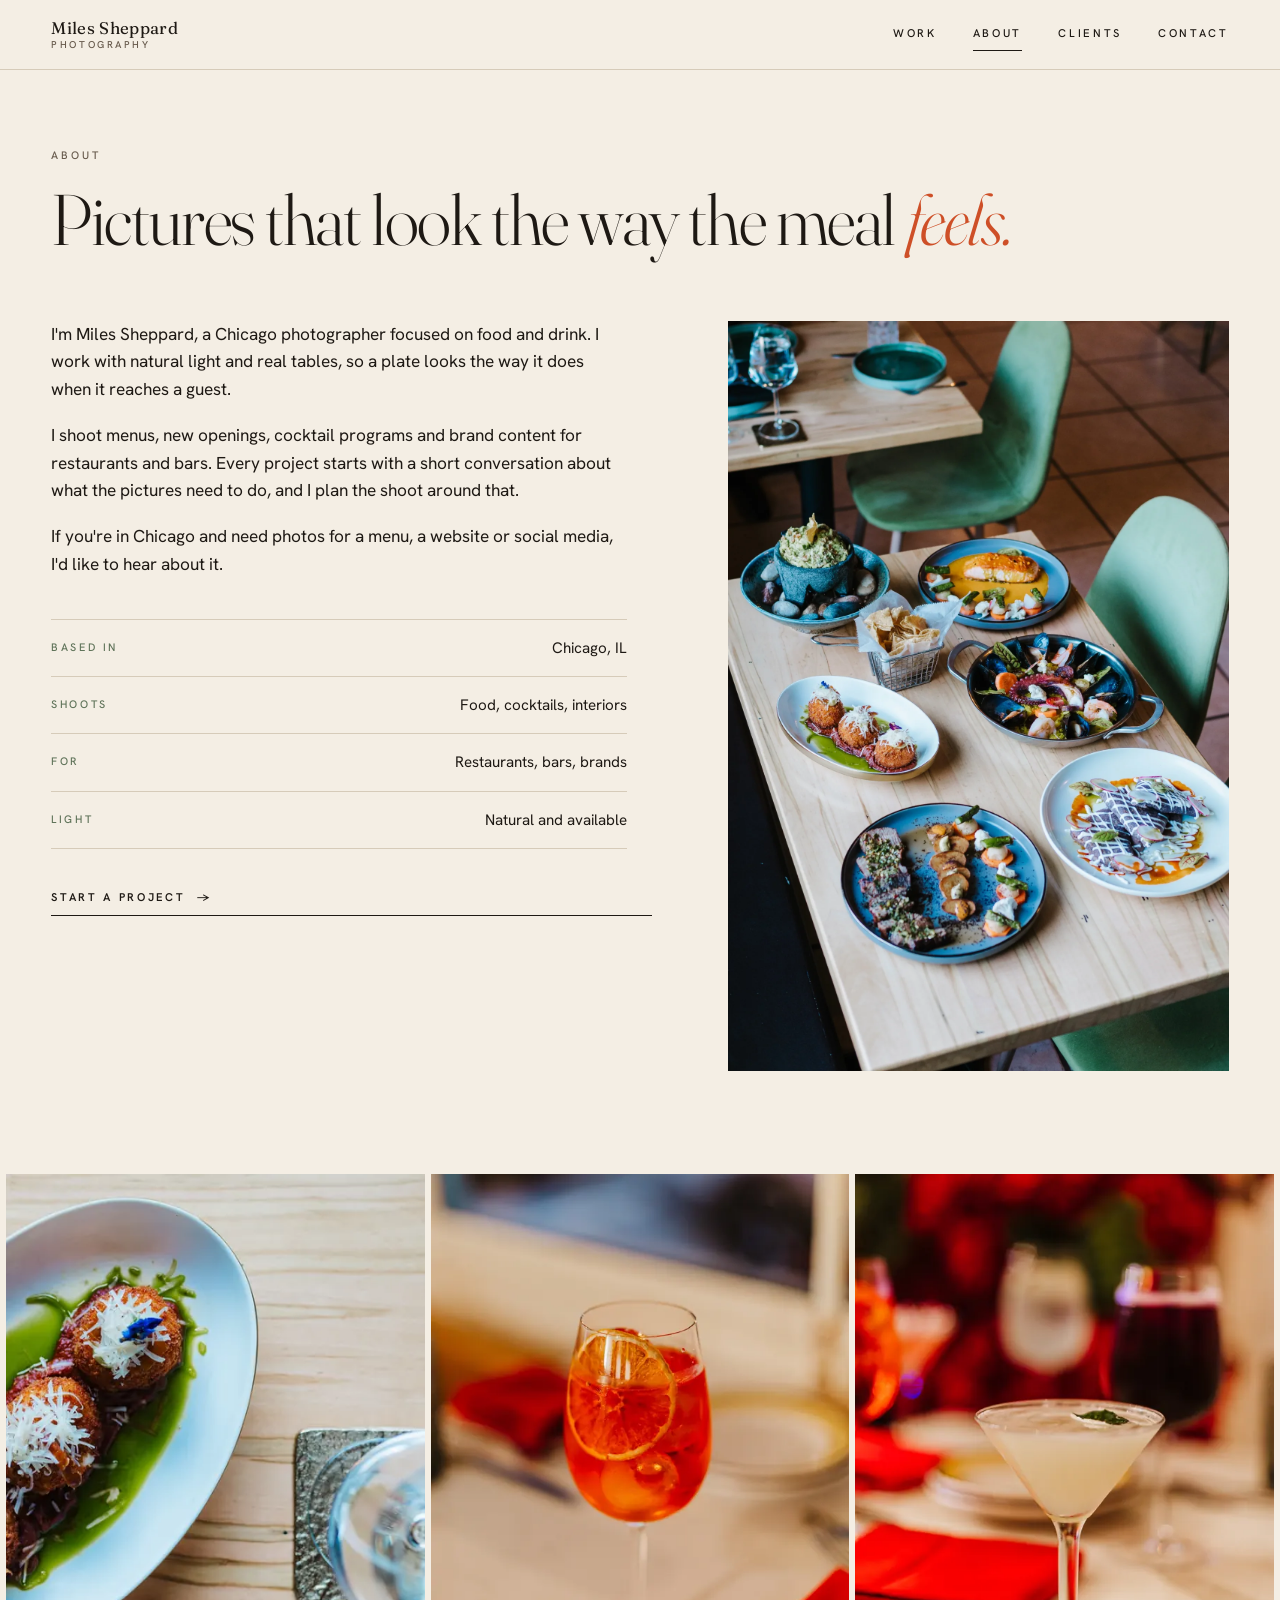
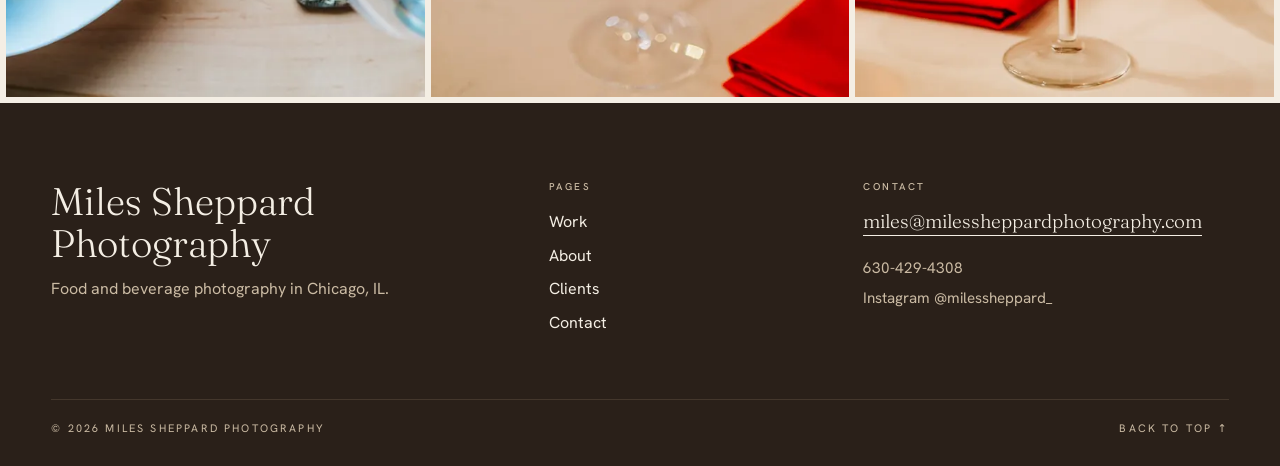
<file: about.html>
<!doctype html>
<html lang="en">
<head>
  <meta charset="utf-8">
  <meta name="viewport" content="width=device-width, initial-scale=1">
  <title>About | Miles Sheppard Photography, Chicago</title>
  <meta name="description" content="About Miles Sheppard, a Chicago food and beverage photographer working in natural light for restaurants, bars and brands.">
  <meta property="og:title" content="About | Miles Sheppard Photography, Chicago">
  <meta property="og:description" content="About Miles Sheppard, a Chicago food and beverage photographer working in natural light for restaurants, bars and brands.">
  <meta property="og:type" content="website">
  <meta property="og:image" content="https://milessheppardphotography.com/thumb/IMG_0031.jpg">
  <meta name="theme-color" content="#f4eee4">
  <link rel="icon" href="data:image/svg+xml,%3Csvg xmlns='http://www.w3.org/2000/svg' viewBox='0 0 64 64'%3E%3Crect width='64' height='64' fill='%23f4eee4'/%3E%3Ctext x='32' y='44' font-family='Georgia,serif' font-size='34' text-anchor='middle' fill='%23ce4f27'%3EMS%3C/text%3E%3C/svg%3E">
  <link rel="preconnect" href="https://fonts.googleapis.com">
  <link rel="preconnect" href="https://fonts.gstatic.com" crossorigin>
  <link href="https://fonts.googleapis.com/css2?family=Fraunces:ital,opsz,wght@0,9..144,300;0,9..144,400;1,9..144,300&family=Hanken+Grotesk:wght@400;500;600&display=swap" rel="stylesheet">
  <link rel="stylesheet" href="css/style.css">
  <script>document.documentElement.className += ' js';</script>
</head>
<body>
  <a class="skip" href="#main">Skip to content</a>
  <header class="site-header">
    <a class="wordmark" href="index.html" aria-label="Miles Sheppard Photography, home">Miles Sheppard<small>Photography</small></a>
    <nav class="site-nav" aria-label="Primary"><a href="index.html">Work</a><a href="about.html" aria-current="page">About</a><a href="clients.html">Clients</a><a href="contact.html">Contact</a></nav>
  </header>

  <main id="main" class="page">
    <div class="page-head">
      <p class="eyebrow">About</p>
      <h1 class="display h-lg">Pictures that look the way the meal <em>feels.</em></h1>
    </div>
    <div class="split">
      <div class="stack">
        <div class="prose">
          <p>I'm Miles Sheppard, a Chicago photographer focused on food and drink. I work with natural light and real tables, so a plate looks the way it does when it reaches a guest.</p>
          <p>I shoot menus, new openings, cocktail programs and brand content for restaurants and bars. Every project starts with a short conversation about what the pictures need to do, and I plan the shoot around that.</p>
          <p>If you're in Chicago and need photos for a menu, a website or social media, I'd like to hear about it.</p>
        </div>
        <dl class="facts"><div><dt>Based in</dt><dd>Chicago, IL</dd></div><div><dt>Shoots</dt><dd>Food, cocktails, interiors</dd></div><div><dt>For</dt><dd>Restaurants, bars, brands</dd></div><div><dt>Light</dt><dd>Natural and available</dd></div></dl>
        <a class="cta" href="contact.html">Start a project <span aria-hidden="true">&rarr;</span></a>
      </div>
      <div class="photo"><img src="full/IMG_0290.webp" width="1333" height="2000" alt="A wooden restaurant table covered with plates of food seen from above, with green chairs on either side"></div>
    </div>
    <div class="strip">
      <img src="thumb/IMG_0063.webp" width="900" height="600" loading="lazy" alt="">
      <img src="thumb/IMG_3270.webp" width="600" height="900" loading="lazy" alt="">
      <img src="thumb/IMG_3516.webp" width="600" height="900" loading="lazy" alt="">
    </div>
  </main>

  <footer class="site-footer">
    <div class="footer-grid">
      <div>
        <h2>Miles Sheppard Photography</h2>
        <p style="margin-top:.75rem">Food and beverage photography in Chicago, IL.</p>
      </div>
      <div>
        <h3>Pages</h3>
        <nav aria-label="Footer"><a href="index.html">Work</a><a href="about.html">About</a><a href="clients.html">Clients</a><a href="contact.html">Contact</a></nav>
      </div>
      <div>
        <h3>Contact</h3>
        <a class="footer-mail" href="mailto:miles@milessheppardphotography.com">miles@milessheppardphotography.com</a>
        <div class="footer-links">
          <a href="tel:+16304294308">630-429-4308</a>
          <a href="https://www.instagram.com/milessheppard_/" target="_blank" rel="noopener">Instagram @milessheppard_</a>
        </div>
      </div>
    </div>
    <div class="footer-base">
      <span>&copy; 2026 Miles Sheppard Photography</span>
      <a href="#">Back to top &uarr;</a>
    </div>
  </footer>

  <script src="js/main.js"></script>
</body>
</html>
</file>
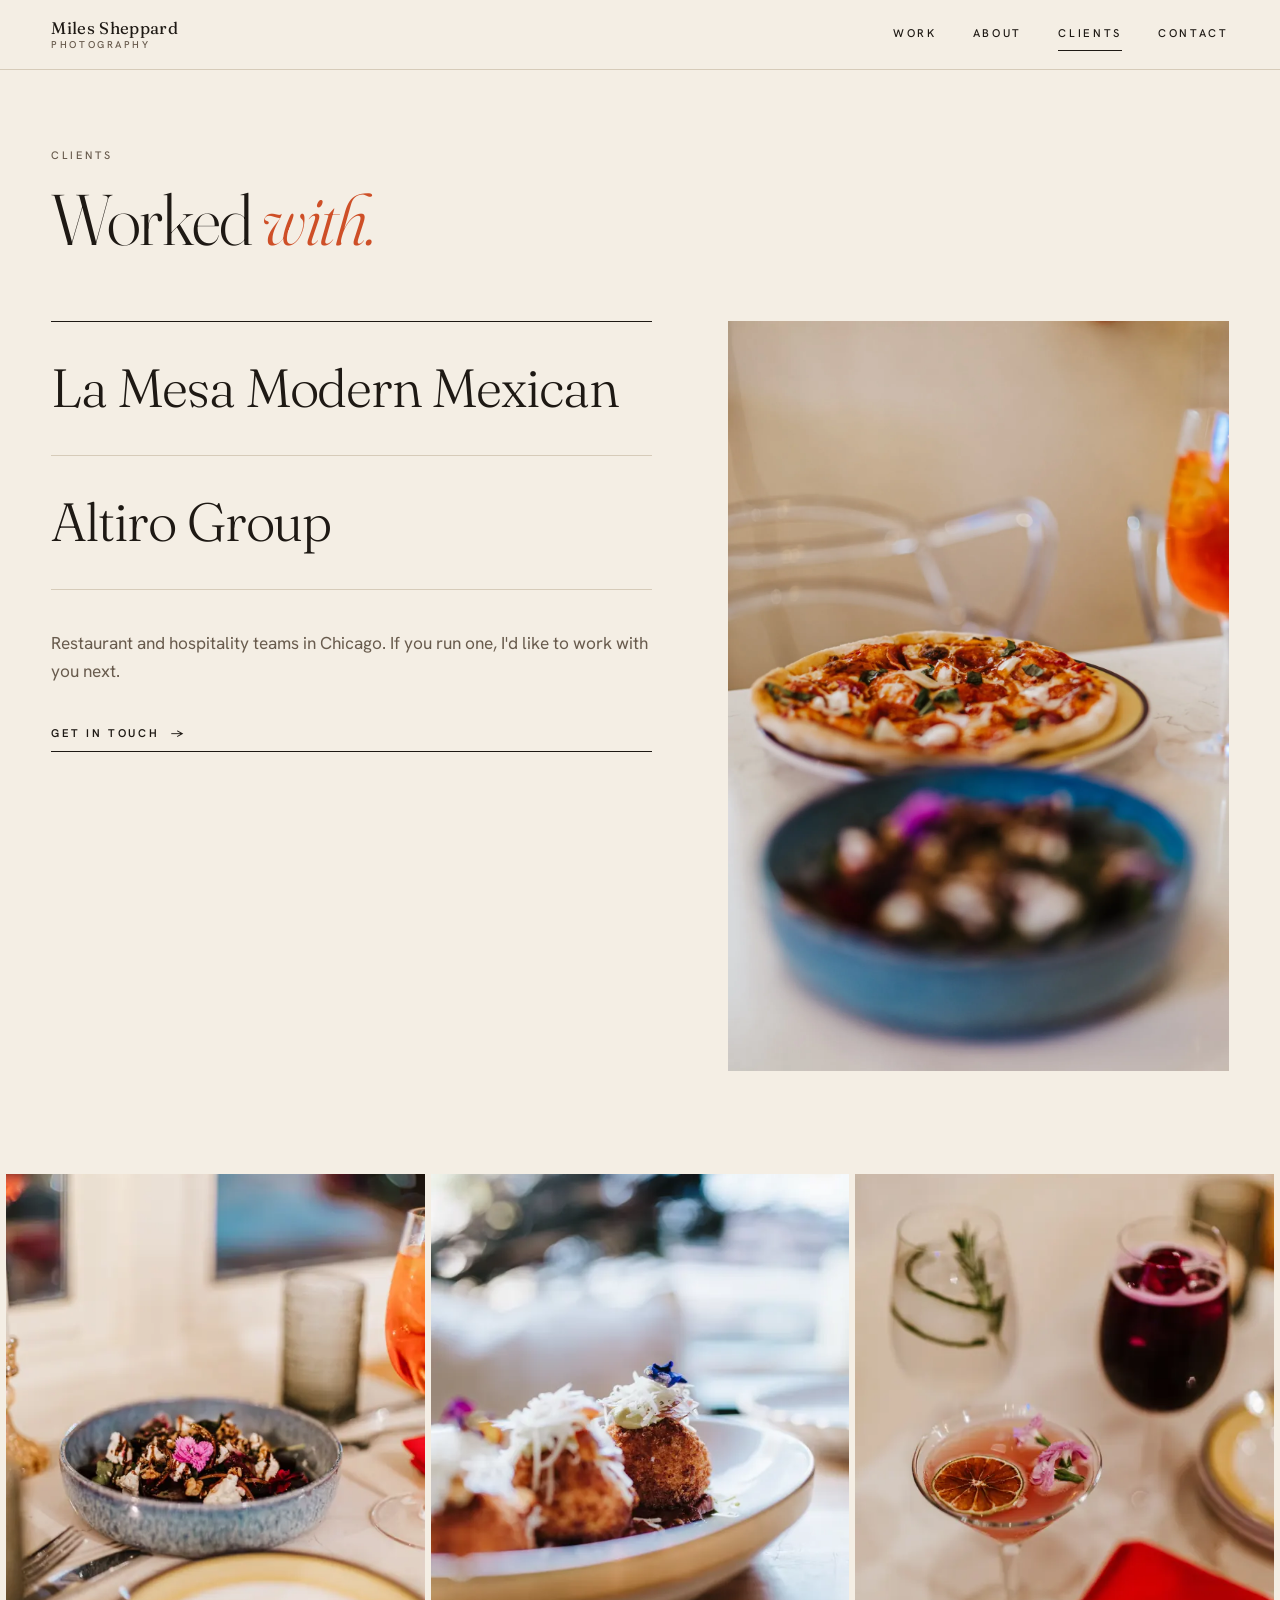
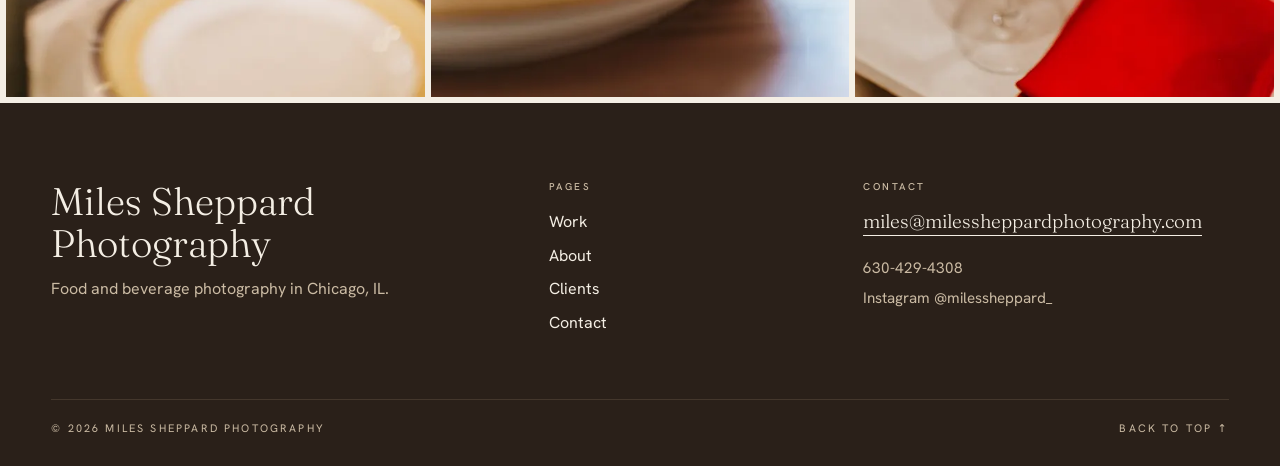
<file: clients.html>
<!doctype html>
<html lang="en">
<head>
  <meta charset="utf-8">
  <meta name="viewport" content="width=device-width, initial-scale=1">
  <title>Clients | Miles Sheppard Photography, Chicago</title>
  <meta name="description" content="Restaurants and hospitality groups Miles Sheppard has photographed in Chicago, including La Mesa Modern Mexican and Altiro Group.">
  <meta property="og:title" content="Clients | Miles Sheppard Photography, Chicago">
  <meta property="og:description" content="Restaurants and hospitality groups Miles Sheppard has photographed in Chicago, including La Mesa Modern Mexican and Altiro Group.">
  <meta property="og:type" content="website">
  <meta property="og:image" content="https://milessheppardphotography.com/thumb/IMG_0031.jpg">
  <meta name="theme-color" content="#f4eee4">
  <link rel="icon" href="data:image/svg+xml,%3Csvg xmlns='http://www.w3.org/2000/svg' viewBox='0 0 64 64'%3E%3Crect width='64' height='64' fill='%23f4eee4'/%3E%3Ctext x='32' y='44' font-family='Georgia,serif' font-size='34' text-anchor='middle' fill='%23ce4f27'%3EMS%3C/text%3E%3C/svg%3E">
  <link rel="preconnect" href="https://fonts.googleapis.com">
  <link rel="preconnect" href="https://fonts.gstatic.com" crossorigin>
  <link href="https://fonts.googleapis.com/css2?family=Fraunces:ital,opsz,wght@0,9..144,300;0,9..144,400;1,9..144,300&family=Hanken+Grotesk:wght@400;500;600&display=swap" rel="stylesheet">
  <link rel="stylesheet" href="css/style.css">
  <script>document.documentElement.className += ' js';</script>
</head>
<body>
  <a class="skip" href="#main">Skip to content</a>
  <header class="site-header">
    <a class="wordmark" href="index.html" aria-label="Miles Sheppard Photography, home">Miles Sheppard<small>Photography</small></a>
    <nav class="site-nav" aria-label="Primary"><a href="index.html">Work</a><a href="about.html">About</a><a href="clients.html" aria-current="page">Clients</a><a href="contact.html">Contact</a></nav>
  </header>

  <main id="main" class="page">
    <div class="page-head">
      <p class="eyebrow">Clients</p>
      <h1 class="display h-lg">Worked <em>with.</em></h1>
    </div>
    <div class="split">
      <div class="stack">
        <ul class="client-list">
          <li>La Mesa Modern Mexican</li>
          <li>Altiro Group</li>
        </ul>
        <p class="lede">Restaurant and hospitality teams in Chicago. If you run one, I'd like to work with you next.</p>
        <a class="cta" href="contact.html">Get in touch <span aria-hidden="true">&rarr;</span></a>
      </div>
      <div class="photo"><img src="full/IMG_4215.webp" width="1333" height="2000" alt="A wood-fired pizza on a plate beside a blue bowl of salad, with an orange cocktail in the background"></div>
    </div>
    <div class="strip">
      <img src="thumb/IMG_4104.webp" width="600" height="900" loading="lazy" alt="">
      <img src="thumb/IMG_0076.webp" width="600" height="900" loading="lazy" alt="">
      <img src="thumb/IMG_3692.webp" width="600" height="900" loading="lazy" alt="">
    </div>
  </main>

  <footer class="site-footer">
    <div class="footer-grid">
      <div>
        <h2>Miles Sheppard Photography</h2>
        <p style="margin-top:.75rem">Food and beverage photography in Chicago, IL.</p>
      </div>
      <div>
        <h3>Pages</h3>
        <nav aria-label="Footer"><a href="index.html">Work</a><a href="about.html">About</a><a href="clients.html">Clients</a><a href="contact.html">Contact</a></nav>
      </div>
      <div>
        <h3>Contact</h3>
        <a class="footer-mail" href="mailto:miles@milessheppardphotography.com">miles@milessheppardphotography.com</a>
        <div class="footer-links">
          <a href="tel:+16304294308">630-429-4308</a>
          <a href="https://www.instagram.com/milessheppard_/" target="_blank" rel="noopener">Instagram @milessheppard_</a>
        </div>
      </div>
    </div>
    <div class="footer-base">
      <span>&copy; 2026 Miles Sheppard Photography</span>
      <a href="#">Back to top &uarr;</a>
    </div>
  </footer>

  <script src="js/main.js"></script>
</body>
</html>
</file>
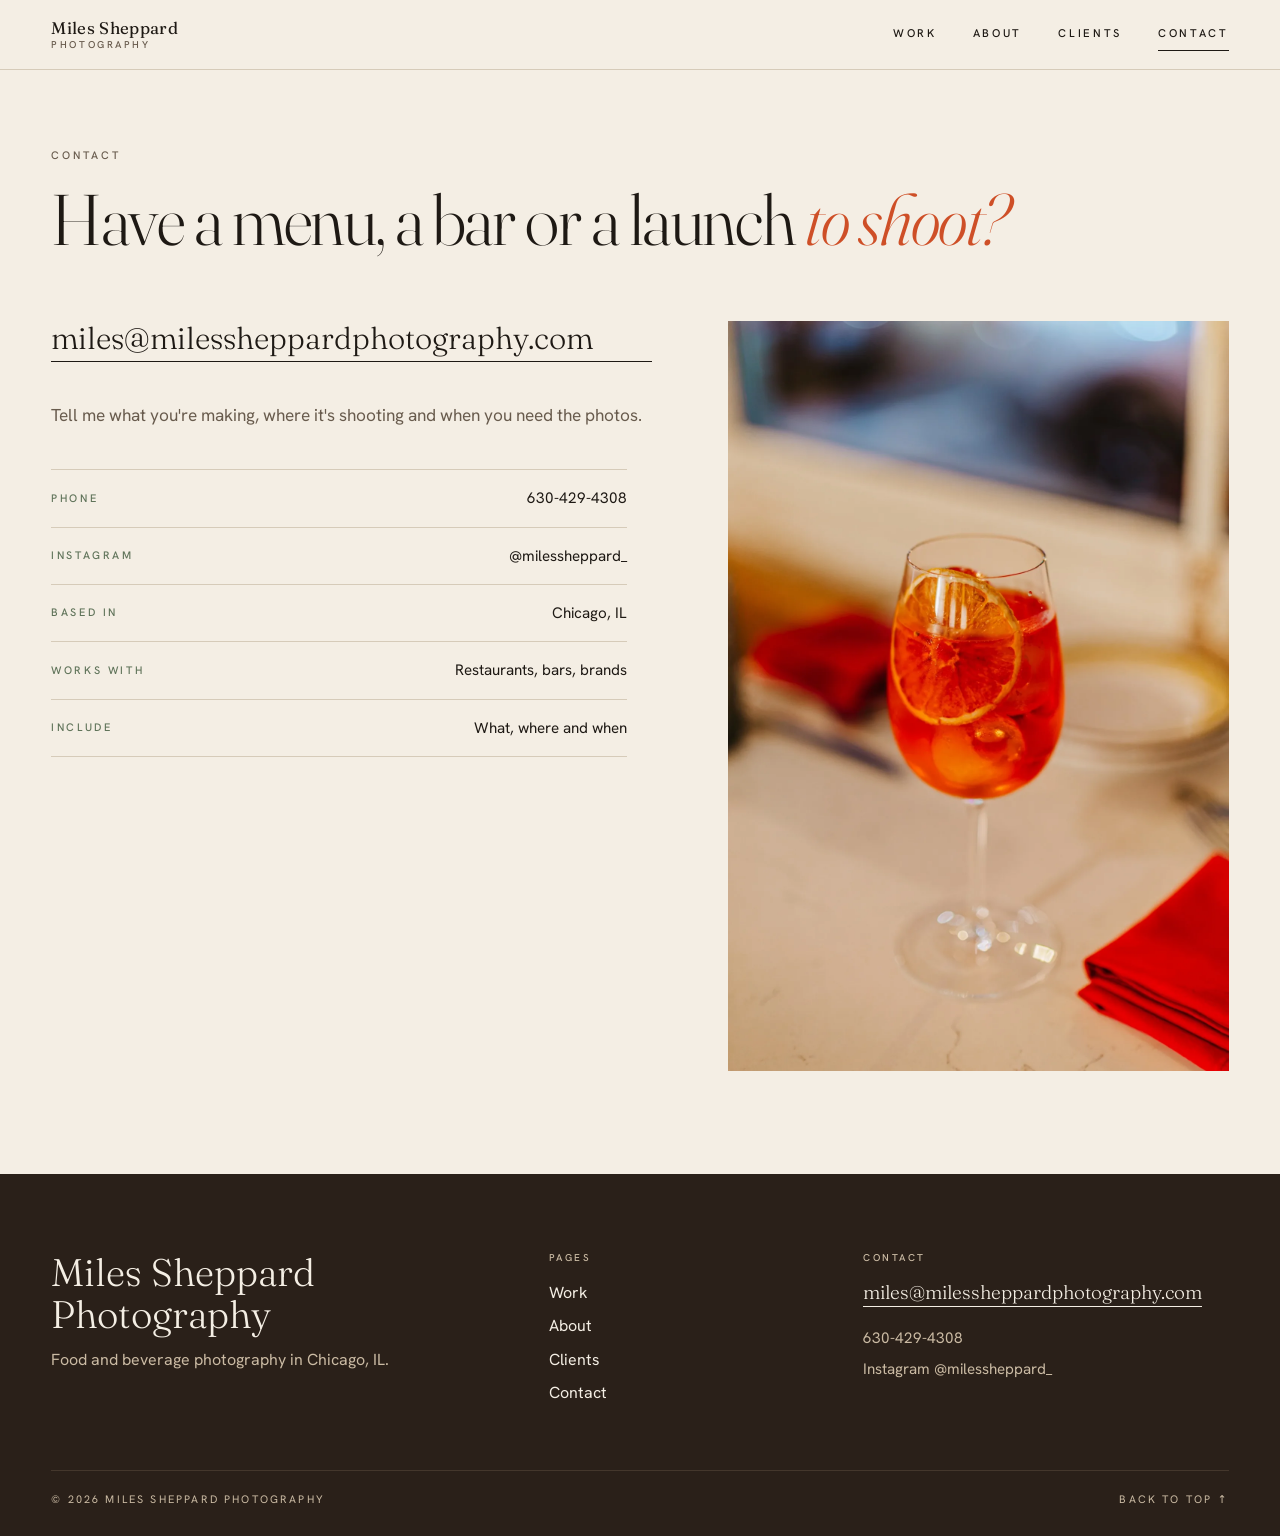
<file: contact.html>
<!doctype html>
<html lang="en">
<head>
  <meta charset="utf-8">
  <meta name="viewport" content="width=device-width, initial-scale=1">
  <title>Contact | Miles Sheppard Photography, Chicago</title>
  <meta name="description" content="Contact Miles Sheppard, Chicago food and beverage photographer, to book a menu, bar or restaurant shoot.">
  <meta property="og:title" content="Contact | Miles Sheppard Photography, Chicago">
  <meta property="og:description" content="Contact Miles Sheppard, Chicago food and beverage photographer, to book a menu, bar or restaurant shoot.">
  <meta property="og:type" content="website">
  <meta property="og:image" content="https://milessheppardphotography.com/thumb/IMG_0031.jpg">
  <meta name="theme-color" content="#f4eee4">
  <link rel="icon" href="data:image/svg+xml,%3Csvg xmlns='http://www.w3.org/2000/svg' viewBox='0 0 64 64'%3E%3Crect width='64' height='64' fill='%23f4eee4'/%3E%3Ctext x='32' y='44' font-family='Georgia,serif' font-size='34' text-anchor='middle' fill='%23ce4f27'%3EMS%3C/text%3E%3C/svg%3E">
  <link rel="preconnect" href="https://fonts.googleapis.com">
  <link rel="preconnect" href="https://fonts.gstatic.com" crossorigin>
  <link href="https://fonts.googleapis.com/css2?family=Fraunces:ital,opsz,wght@0,9..144,300;0,9..144,400;1,9..144,300&family=Hanken+Grotesk:wght@400;500;600&display=swap" rel="stylesheet">
  <link rel="stylesheet" href="css/style.css">
  <script>document.documentElement.className += ' js';</script>
</head>
<body>
  <a class="skip" href="#main">Skip to content</a>
  <header class="site-header">
    <a class="wordmark" href="index.html" aria-label="Miles Sheppard Photography, home">Miles Sheppard<small>Photography</small></a>
    <nav class="site-nav" aria-label="Primary"><a href="index.html">Work</a><a href="about.html">About</a><a href="clients.html">Clients</a><a href="contact.html" aria-current="page">Contact</a></nav>
  </header>

  <main id="main" class="page">
    <div class="page-head">
      <p class="eyebrow">Contact</p>
      <h1 class="display h-lg">Have a menu, a bar or a launch <em>to shoot?</em></h1>
    </div>
    <div class="split">
      <div class="stack">
        <a class="mail" href="mailto:miles@milessheppardphotography.com?subject=Photography%20inquiry">miles@milessheppardphotography.com</a>
        <p class="lede">Tell me what you're making, where it's shooting and when you need the photos.</p>
        <dl class="facts"><div><dt>Phone</dt><dd><a href="tel:+16304294308">630-429-4308</a></dd></div><div><dt>Instagram</dt><dd><a href="https://www.instagram.com/milessheppard_/" target="_blank" rel="noopener">@milessheppard_</a></dd></div><div><dt>Based in</dt><dd>Chicago, IL</dd></div><div><dt>Works with</dt><dd>Restaurants, bars, brands</dd></div><div><dt>Include</dt><dd>What, where and when</dd></div></dl>
      </div>
      <div class="photo"><img src="full/IMG_3270.webp" width="1333" height="2000" alt="An orange spritz cocktail with an orange slice in a wine glass, beside a red napkin"></div>
    </div>
  </main>

  <footer class="site-footer">
    <div class="footer-grid">
      <div>
        <h2>Miles Sheppard Photography</h2>
        <p style="margin-top:.75rem">Food and beverage photography in Chicago, IL.</p>
      </div>
      <div>
        <h3>Pages</h3>
        <nav aria-label="Footer"><a href="index.html">Work</a><a href="about.html">About</a><a href="clients.html">Clients</a><a href="contact.html">Contact</a></nav>
      </div>
      <div>
        <h3>Contact</h3>
        <a class="footer-mail" href="mailto:miles@milessheppardphotography.com">miles@milessheppardphotography.com</a>
        <div class="footer-links">
          <a href="tel:+16304294308">630-429-4308</a>
          <a href="https://www.instagram.com/milessheppard_/" target="_blank" rel="noopener">Instagram @milessheppard_</a>
        </div>
      </div>
    </div>
    <div class="footer-base">
      <span>&copy; 2026 Miles Sheppard Photography</span>
      <a href="#">Back to top &uarr;</a>
    </div>
  </footer>

  <script src="js/main.js"></script>
</body>
</html>
</file>
<file: css/style.css>
/* ==========================================================================
   Miles Sheppard Photography
   Palette is pulled from the photos: warm wood, cream plates, sage chairs,
   terracotta and aperol orange.
   ========================================================================== */

:root {
  --paper: #f4eee4;
  --paper-deep: #eae1d2;
  --sage: #dde3d3;
  --sage-deep: #5f7359;
  --ink: #1e1914;
  --muted: #685b4d;
  --line: #d6cbb9;
  --aperol: #ce4f27;
  --walnut: #2a2019;
  --walnut-line: #44372c;
  --walnut-text: #cbbba4;
  --glow: #f29a72;

  --display: "Fraunces", "Iowan Old Style", Georgia, serif;
  --text: "Hanken Grotesk", system-ui, -apple-system, "Segoe UI", sans-serif;

  --pad: clamp(1.25rem, 4vw, 3.5rem);
  --section: clamp(4rem, 8vw, 7rem);
  --gap: 6px;
  --header: 4.4rem;
}

/* Base ------------------------------------------------------------------- */
*, *::before, *::after { box-sizing: border-box; }
html { scroll-behavior: smooth; -webkit-text-size-adjust: 100%; }
body {
  margin: 0; background: var(--paper); color: var(--ink);
  font: 400 1rem/1.6 var(--text); -webkit-font-smoothing: antialiased;
}
img { display: block; max-width: 100%; height: auto; }
a { color: inherit; }
h1, h2, h3, p, ul, dl, dd { margin: 0; }
ul { padding: 0; list-style: none; }
:focus-visible { outline: 2px solid var(--aperol); outline-offset: 3px; }

.skip { position: absolute; left: var(--pad); top: -4rem; z-index: 100; padding: .6rem 1rem; background: var(--ink); color: var(--paper); }
.skip:focus { top: .75rem; }

/* Type ------------------------------------------------------------------- */
.eyebrow { font-size: .68rem; font-weight: 500; letter-spacing: .28em; text-transform: uppercase; color: var(--muted); }
.display { font-family: var(--display); font-weight: 300; letter-spacing: -.02em; line-height: 1.04; font-variation-settings: "opsz" 144; text-wrap: balance; }
.display em { font-style: italic; color: var(--aperol); }
.h-xl { font-size: clamp(2.7rem, 5.4vw, 5.6rem); }
.h-xl em { display: block; }
.h-lg { font-size: clamp(2.4rem, 5.6vw, 5rem); }
.h-md { font-size: clamp(1.9rem, 3.4vw, 3rem); letter-spacing: -.015em; }
.lede { font-size: 1.08rem; color: var(--muted); }

.cta {
  display: inline-flex; align-items: center; gap: .7rem; padding-bottom: .5rem; align-self: flex-start;
  font-size: .7rem; font-weight: 600; letter-spacing: .24em; text-transform: uppercase;
  text-decoration: none; border-bottom: 1px solid var(--ink);
}
.cta span { transition: transform .3s; }
.cta:hover span { transform: translateX(.35rem); }

.mail {
  display: inline-block; padding-bottom: .3rem; overflow-wrap: break-word; max-width: 100%;
  font: 300 clamp(1.1rem, 2.4vw, 2.1rem)/1.15 var(--display);
  text-decoration: none; border-bottom: 1px solid var(--ink); transition: color .25s, border-color .25s;
}
.mail:hover { color: var(--aperol); border-color: var(--aperol); }

/* Header ----------------------------------------------------------------- */
.site-header {
  position: fixed; inset: 0 0 auto 0; z-index: 20; height: var(--header);
  display: flex; align-items: center; justify-content: space-between; gap: 1rem;
  padding: 0 var(--pad); background: var(--paper); border-bottom: 1px solid var(--line);
}
.wordmark { text-decoration: none; font: 400 1.05rem/1.15 var(--display); letter-spacing: .02em; white-space: nowrap; }
.wordmark small { display: block; font: 500 .62rem var(--text); letter-spacing: .26em; text-transform: uppercase; color: var(--muted); }
.site-nav { display: flex; gap: clamp(1rem, 3vw, 2.25rem); }
.site-nav a {
  padding: .4rem 0; font-size: .7rem; font-weight: 500; letter-spacing: .24em; text-transform: uppercase;
  text-decoration: none; border-bottom: 1px solid transparent; transition: border-color .25s;
}
.site-nav a:hover, .site-nav a[aria-current="page"] { border-color: var(--ink); }

/* Home: hero ------------------------------------------------------------- */
.hero {
  display: grid; grid-template-columns: minmax(0, 5fr) minmax(0, 6fr);
  min-height: 100vh; min-height: 100svh; padding-top: var(--header);
}
.hero-copy { display: flex; flex-direction: column; justify-content: space-between; gap: 3rem; padding: 2.5rem var(--pad) 2.5rem; }
.hero-main { display: flex; flex-direction: column; gap: 1.75rem; }
.hero-main .lede { max-width: 26rem; }
.hero-meta { display: grid; grid-template-columns: repeat(3, minmax(0, 1fr)); gap: 1.25rem; padding-top: 1.5rem; border-top: 1px solid var(--line); }
.hero-meta dt { margin-bottom: .35rem; font-size: .62rem; font-weight: 500; letter-spacing: .24em; text-transform: uppercase; color: var(--sage-deep); }
.hero-meta dd { font-size: .9rem; line-height: 1.45; }
.hero-photo { position: relative; overflow: hidden; background: var(--paper-deep); }
.hero-photo img { position: absolute; inset: 0; width: 100%; height: 100%; object-fit: cover; object-position: 50% 62%; }

/* Home: what I shoot ----------------------------------------------------- */
.offer { display: grid; grid-template-columns: minmax(0, 4fr) minmax(0, 8fr); gap: clamp(2rem, 6vw, 6rem); padding: var(--section) var(--pad); background: var(--sage); }
.offer-list { display: grid; grid-template-columns: repeat(3, minmax(0, 1fr)); gap: clamp(1.25rem, 3vw, 2.5rem); }
.offer-list li { padding-top: 1.1rem; border-top: 1px solid var(--sage-deep); }
.offer-list h3 { margin-bottom: .6rem; font: 400 1.4rem/1.15 var(--display); }
.offer-list p { font-size: .95rem; color: var(--muted); }

/* Home: work grid -------------------------------------------------------- */
.work { padding-top: var(--section); }
.section-head { display: flex; align-items: end; justify-content: space-between; flex-wrap: wrap; gap: 1.5rem 2rem; padding: 0 var(--pad) 2rem; }
.section-head p { max-width: 24rem; color: var(--muted); }

.grid { columns: 2; column-gap: var(--gap); padding: 0 var(--gap); }
.tile {
  display: block; width: 100%; margin: 0 0 var(--gap); padding: 0; border: 0;
  background: var(--paper-deep); overflow: hidden; cursor: zoom-in; break-inside: avoid;
}
.tile img { width: 100%; transition: transform .7s cubic-bezier(.2, .7, .2, 1); }
.tile:hover img { transform: scale(1.035); }
.js .tile { opacity: 0; transform: translateY(18px); transition: opacity .8s ease, transform .8s cubic-bezier(.2, .7, .2, 1); }
.js .tile.in { opacity: 1; transform: none; }
@media (min-width: 760px) { .grid { columns: 3; } }
@media (min-width: 1500px) { .grid { columns: 4; } }

/* Home: closing call to action ------------------------------------------- */
.closer {
  display: flex; align-items: center; justify-content: space-between; flex-wrap: wrap; gap: 2rem;
  margin-top: var(--section); padding: clamp(2.5rem, 5vw, 4.5rem) var(--pad); background: var(--sage);
}
.closer .cta { align-self: auto; }

/* Inner pages ------------------------------------------------------------ */
.page { padding: calc(var(--header) + clamp(3rem, 6vw, 5rem)) var(--pad) var(--section); }
.page-head { display: grid; gap: 1.1rem; max-width: 62rem; }
.split { display: grid; grid-template-columns: minmax(0, 6fr) minmax(0, 5fr); gap: clamp(2rem, 6vw, 6rem); align-items: start; margin-top: clamp(2.5rem, 5vw, 4.5rem); }
.stack { display: grid; gap: 2.5rem; }
.prose { display: grid; gap: 1.15rem; max-width: 36rem; font-size: 1.08rem; }
.photo { background: var(--paper-deep); }
.photo img { width: 100%; }

.facts { max-width: 36rem; border-top: 1px solid var(--line); }
.facts div { display: flex; justify-content: space-between; gap: 1.5rem; padding: 1rem 0; border-bottom: 1px solid var(--line); font-size: .95rem; }
.facts dt { padding-top: .2rem; font-size: .68rem; font-weight: 500; letter-spacing: .24em; text-transform: uppercase; color: var(--sage-deep); }
.facts dd { text-align: right; }

.client-list { border-top: 1px solid var(--ink); }
.client-list li { padding: clamp(1.4rem, 3vw, 2.4rem) 0; border-bottom: 1px solid var(--line); font: 300 clamp(1.9rem, 4.2vw, 3.8rem)/1.05 var(--display); letter-spacing: -.02em; }

.strip { display: grid; grid-template-columns: repeat(3, minmax(0, 1fr)); gap: var(--gap); margin: var(--section) calc(var(--pad) * -1) calc(var(--section) * -1); padding: 0 var(--gap) var(--gap); }
.strip img { width: 100%; aspect-ratio: 4 / 5; object-fit: cover; }

/* Footer ----------------------------------------------------------------- */
.site-footer { padding: clamp(3rem, 6vw, 5rem) var(--pad) 1.75rem; background: var(--walnut); color: var(--paper); }
.footer-grid { display: grid; grid-template-columns: minmax(0, 5fr) minmax(0, 3fr) minmax(0, 4fr); gap: 2.5rem; }
.footer-grid h2 { font: 300 clamp(1.6rem, 3vw, 2.4rem)/1.1 var(--display); }
.footer-grid h3 { margin-bottom: 1rem; font: 500 .62rem var(--text); letter-spacing: .26em; text-transform: uppercase; color: var(--walnut-text); }
.footer-grid nav { display: grid; gap: .5rem; }
.footer-grid a { text-decoration: none; }
.footer-grid a:hover { color: var(--glow); }
.footer-mail { font: 300 1.2rem/1.3 var(--display); overflow-wrap: anywhere; border-bottom: 1px solid currentColor; padding-bottom: .15rem; }
.footer-grid p { color: var(--walnut-text); }
.footer-base {
  display: flex; justify-content: space-between; flex-wrap: wrap; gap: 1rem;
  margin-top: clamp(2.5rem, 5vw, 4rem); padding-top: 1.25rem; border-top: 1px solid var(--walnut-line);
  font-size: .68rem; letter-spacing: .2em; text-transform: uppercase; color: var(--walnut-text);
}
.footer-base a { text-decoration: none; }
.footer-base a:hover { color: var(--paper); }

/* Lightbox --------------------------------------------------------------- */
.lb { width: 100vw; max-width: none; height: 100vh; height: 100dvh; max-height: none; margin: 0; padding: 0; border: 0; background: rgba(30, 24, 18, .96); color: var(--paper); }
.lb::backdrop { background: rgba(30, 24, 18, .96); }
.lb[open] { display: grid; place-items: center; }
.lb-img { width: auto; height: auto; max-width: min(92vw, 1500px); max-height: 88vh; max-height: 88dvh; object-fit: contain; }
.lb button { position: absolute; padding: 1rem; border: 0; background: none; color: var(--paper); cursor: pointer; font: 500 .7rem var(--text); letter-spacing: .24em; text-transform: uppercase; }
.lb button:hover { color: var(--glow); }
.lb-close { top: .5rem; right: .75rem; }
.lb-prev, .lb-next { top: 50%; transform: translateY(-50%); font-size: 1.6rem !important; letter-spacing: 0 !important; }
.lb-prev { left: .5rem; }
.lb-next { right: .5rem; }
.lb-count { position: absolute; left: 1.25rem; bottom: 1rem; font-size: .7rem; letter-spacing: .24em; color: var(--walnut-text); }

/* Tablet and phone ------------------------------------------------------- */
@media (max-width: 1000px) {
  .offer { grid-template-columns: 1fr; }
  .footer-grid { grid-template-columns: 1fr 1fr; }
  .footer-grid > :first-child { grid-column: 1 / -1; }
}
@media (max-width: 800px) {
  .hero { grid-template-columns: 1fr; min-height: 0; }
  .hero-photo { order: -1; height: 64svh; min-height: 22rem; }
  .hero-copy { gap: 2.5rem; padding: 2.5rem var(--pad) 3rem; }
  .hero-meta { grid-template-columns: 1fr; gap: 1rem; }
  .offer-list { grid-template-columns: 1fr; }
  .split { grid-template-columns: 1fr; }
  .strip { grid-template-columns: repeat(2, minmax(0, 1fr)); }
  .strip img:nth-child(3) { display: none; }
  .wordmark { font-size: .95rem; }
  .wordmark small { display: none; }
  .site-nav { gap: .85rem; }
  .site-nav a { font-size: .62rem; letter-spacing: .14em; }
  .footer-grid { grid-template-columns: 1fr; }
}

@media (prefers-reduced-motion: reduce) {
  html { scroll-behavior: auto; }
  .js .tile { opacity: 1; transform: none; transition: none; }
  .tile img, .cta span { transition: none; }
  .tile:hover img { transform: none; }
}

/* Contact links */
.facts a { text-decoration: none; border-bottom: 1px solid transparent; transition: border-color .25s, color .25s; }
.facts a:hover { color: var(--aperol); border-color: var(--aperol); }
.footer-links { display: grid; gap: .4rem; margin-top: 1.25rem; font-size: .95rem; }
.footer-links a { color: var(--walnut-text); text-decoration: none; }
.footer-links a:hover { color: var(--glow); }
</file>
